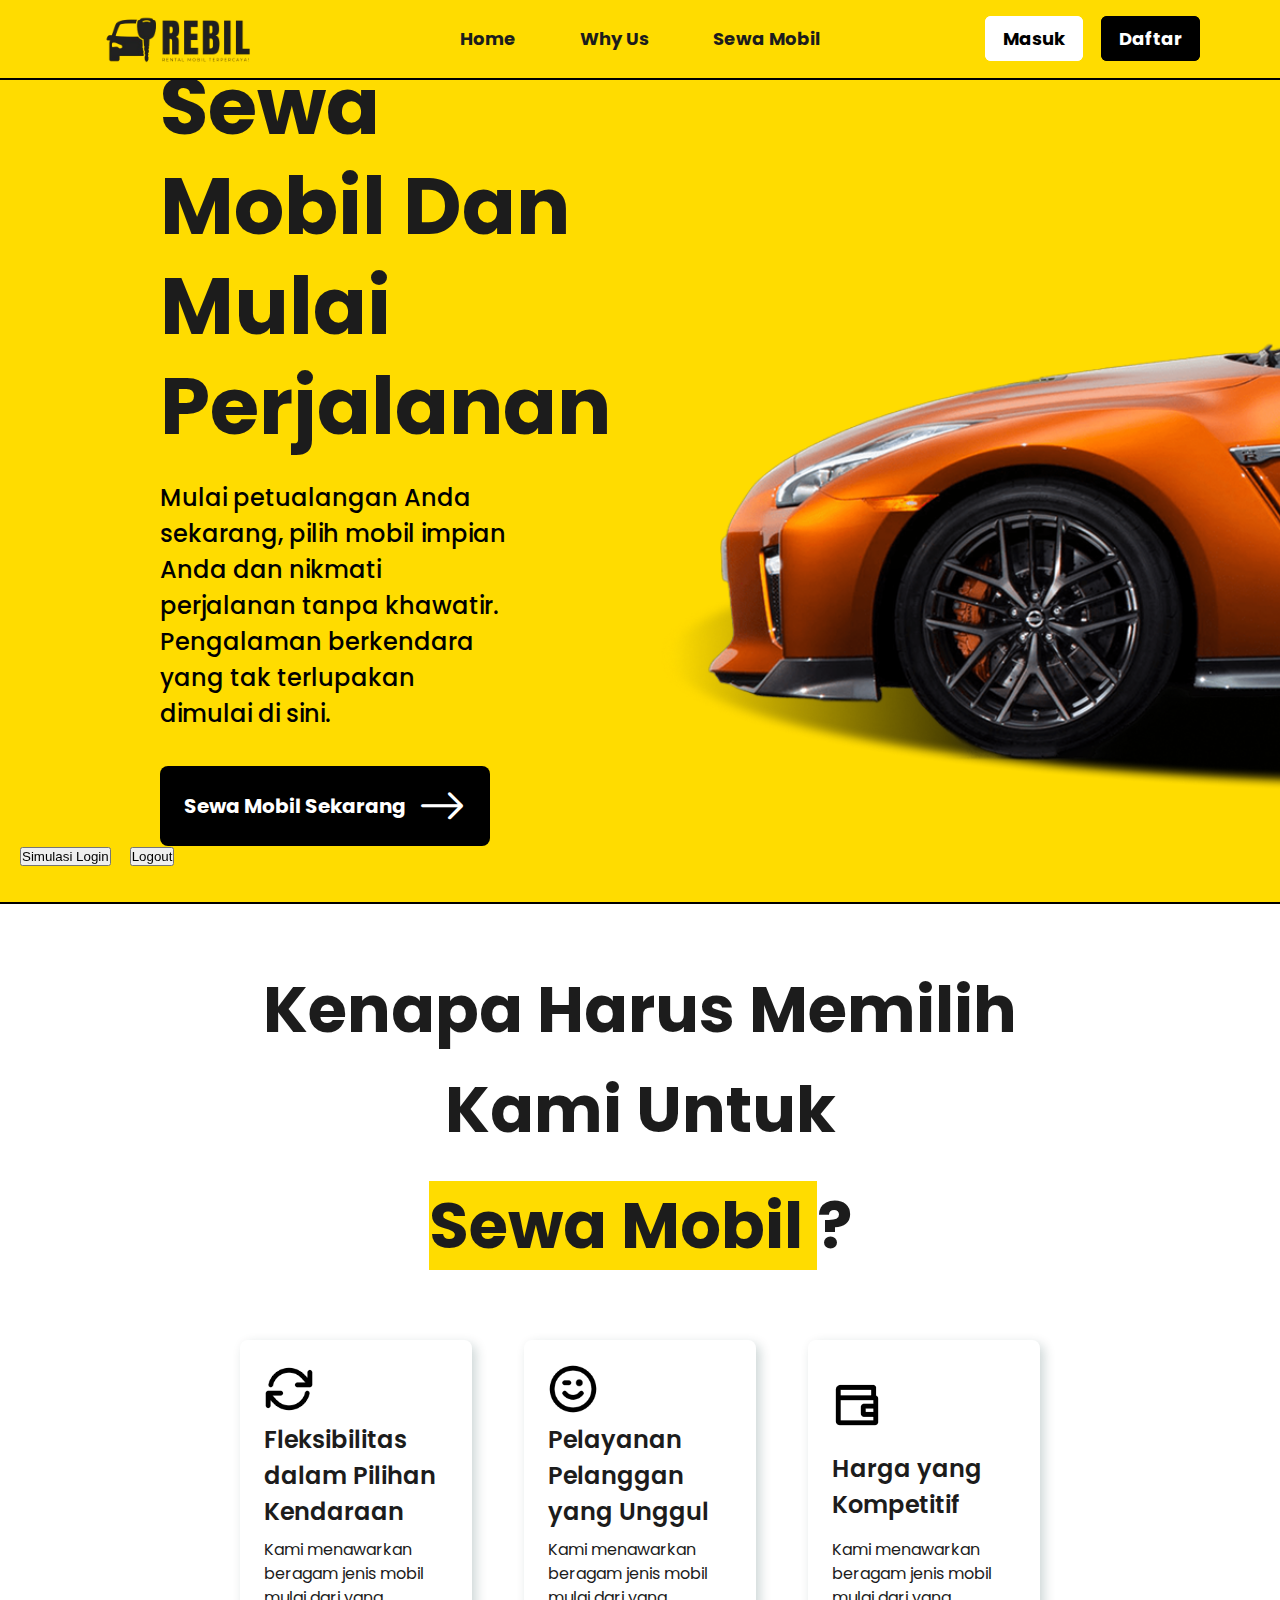
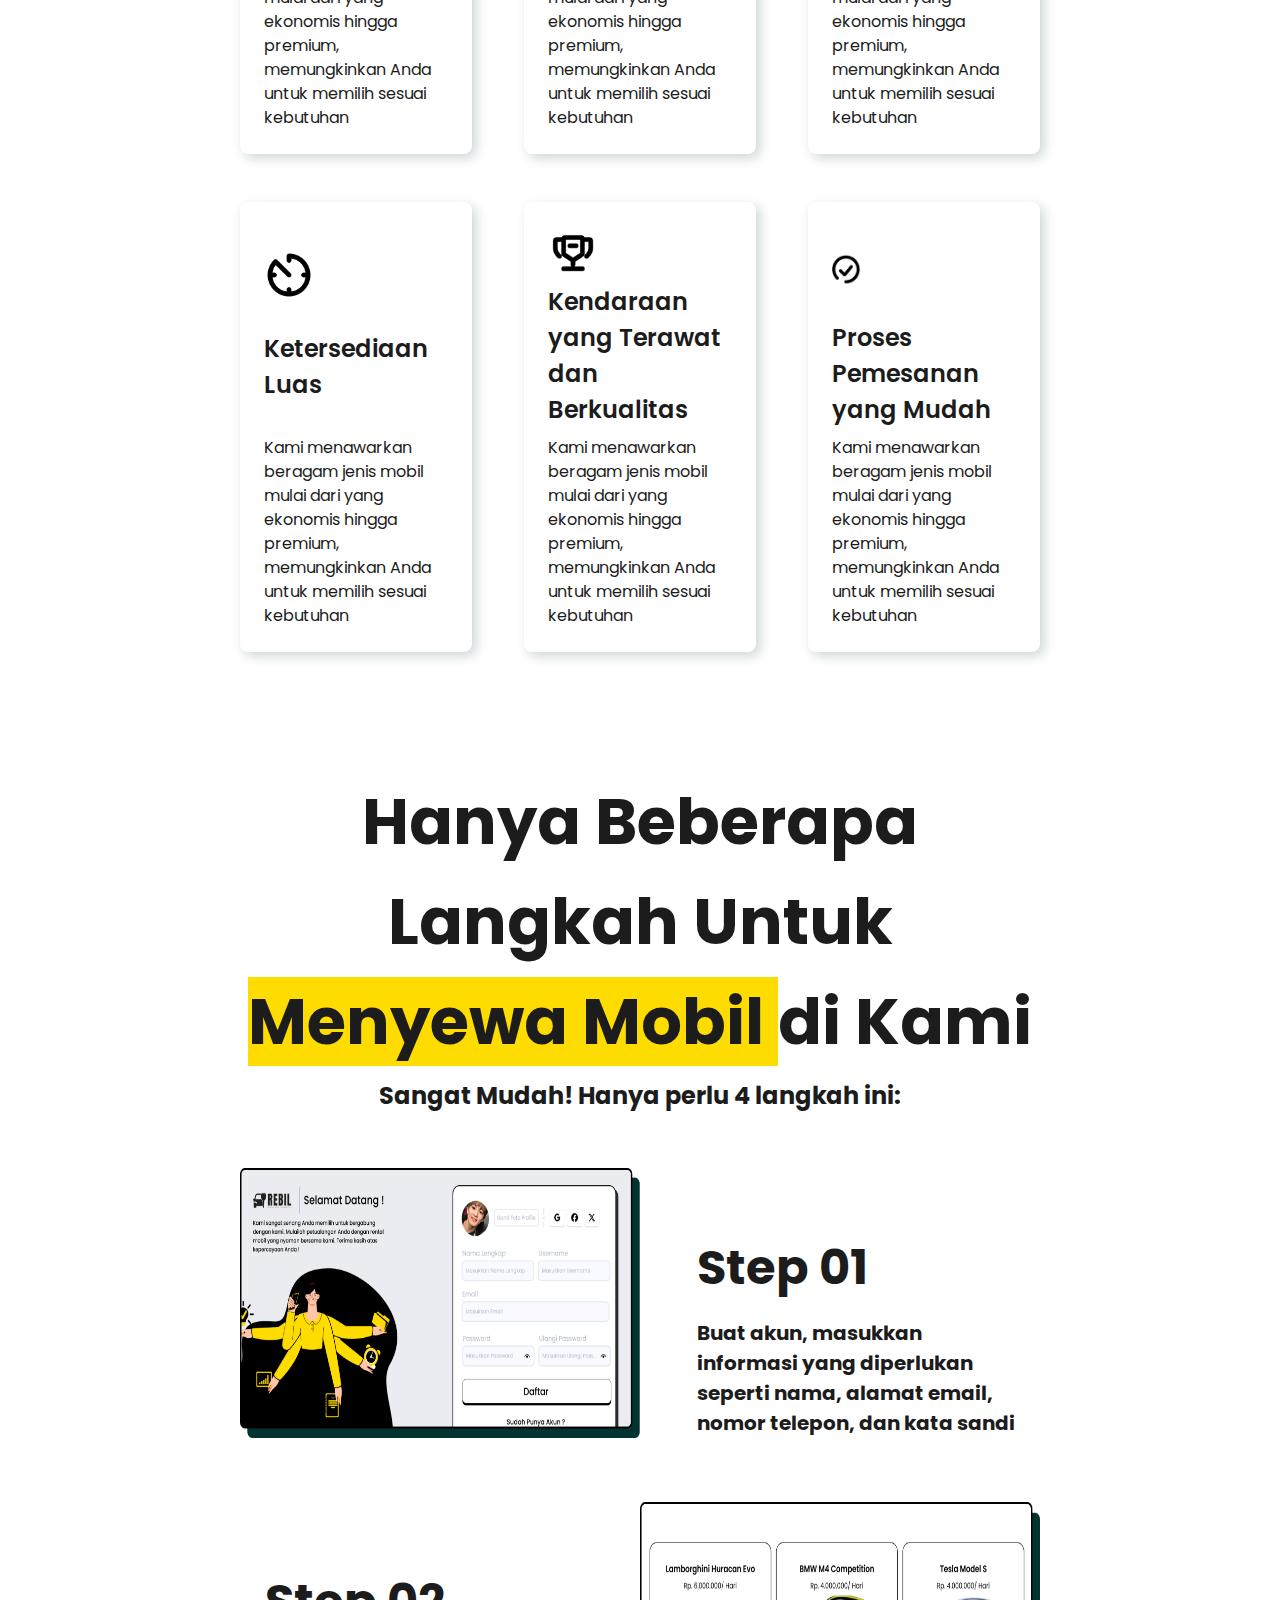
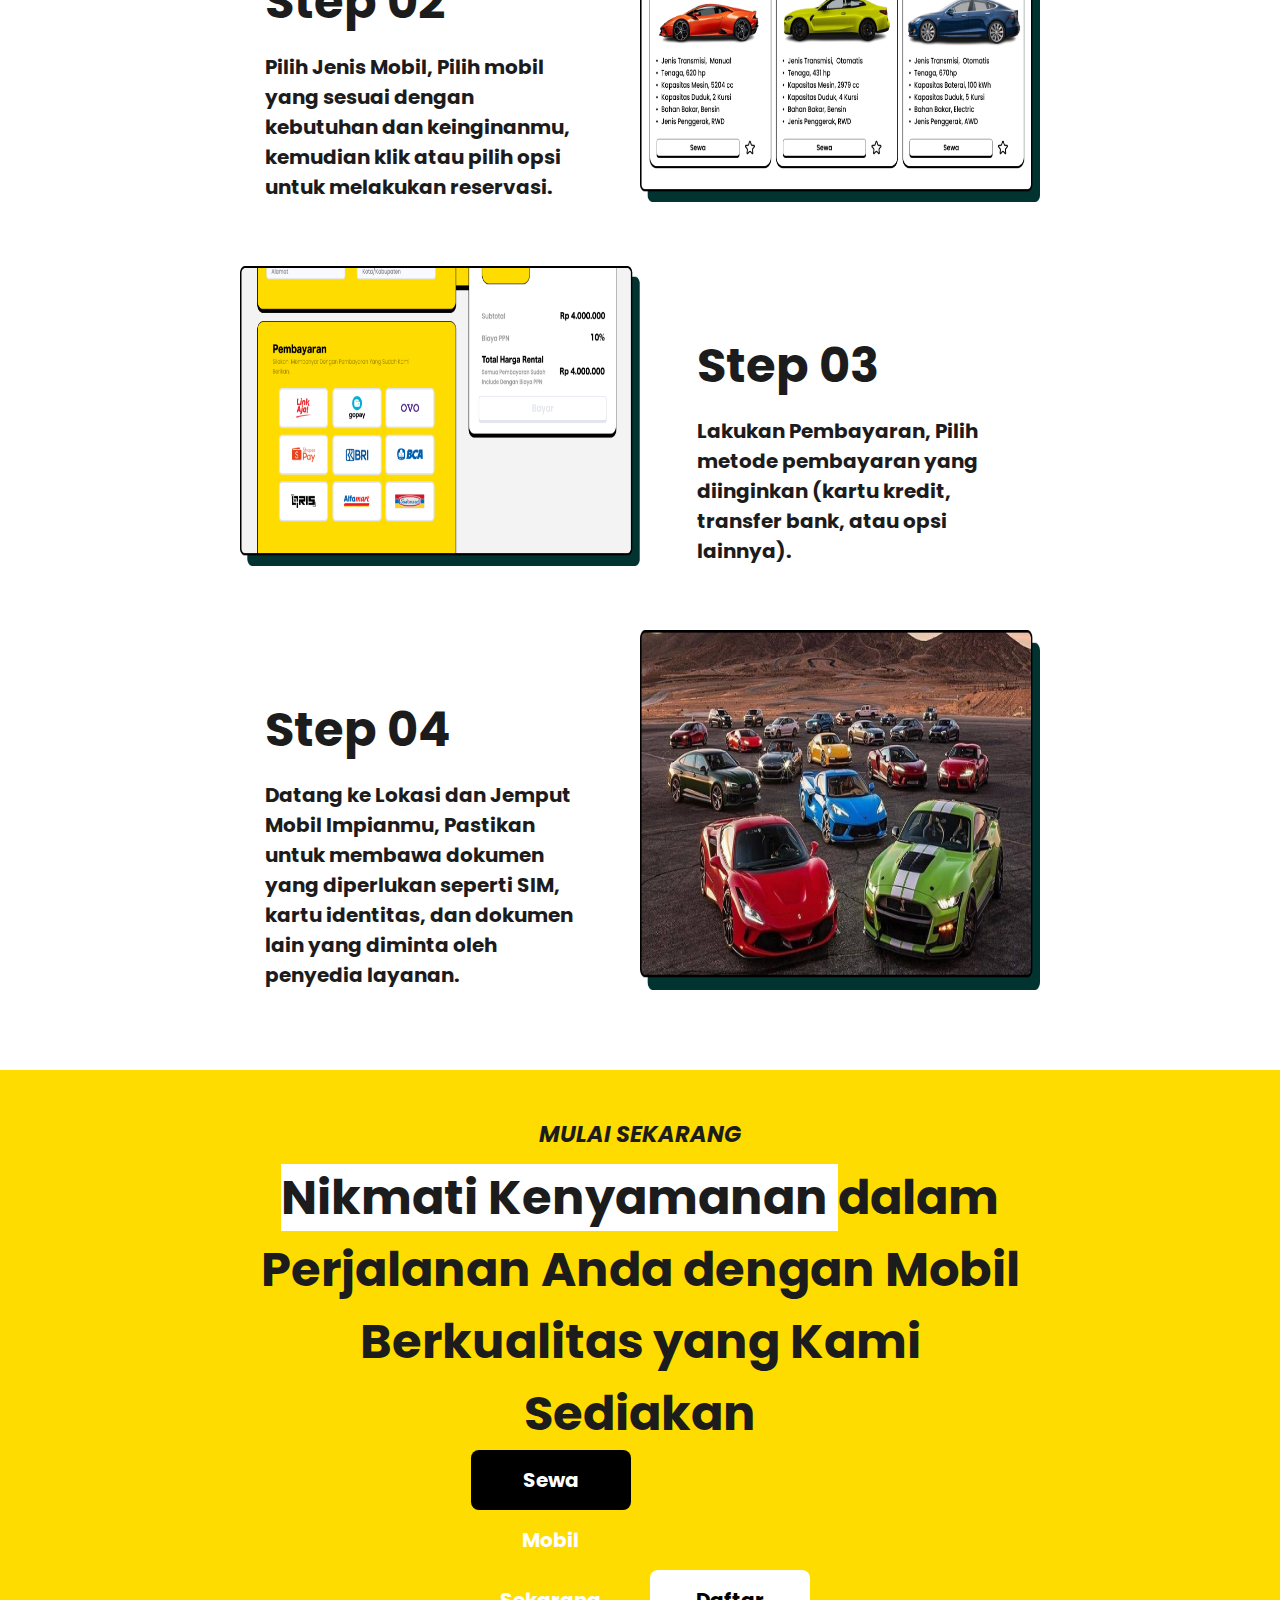
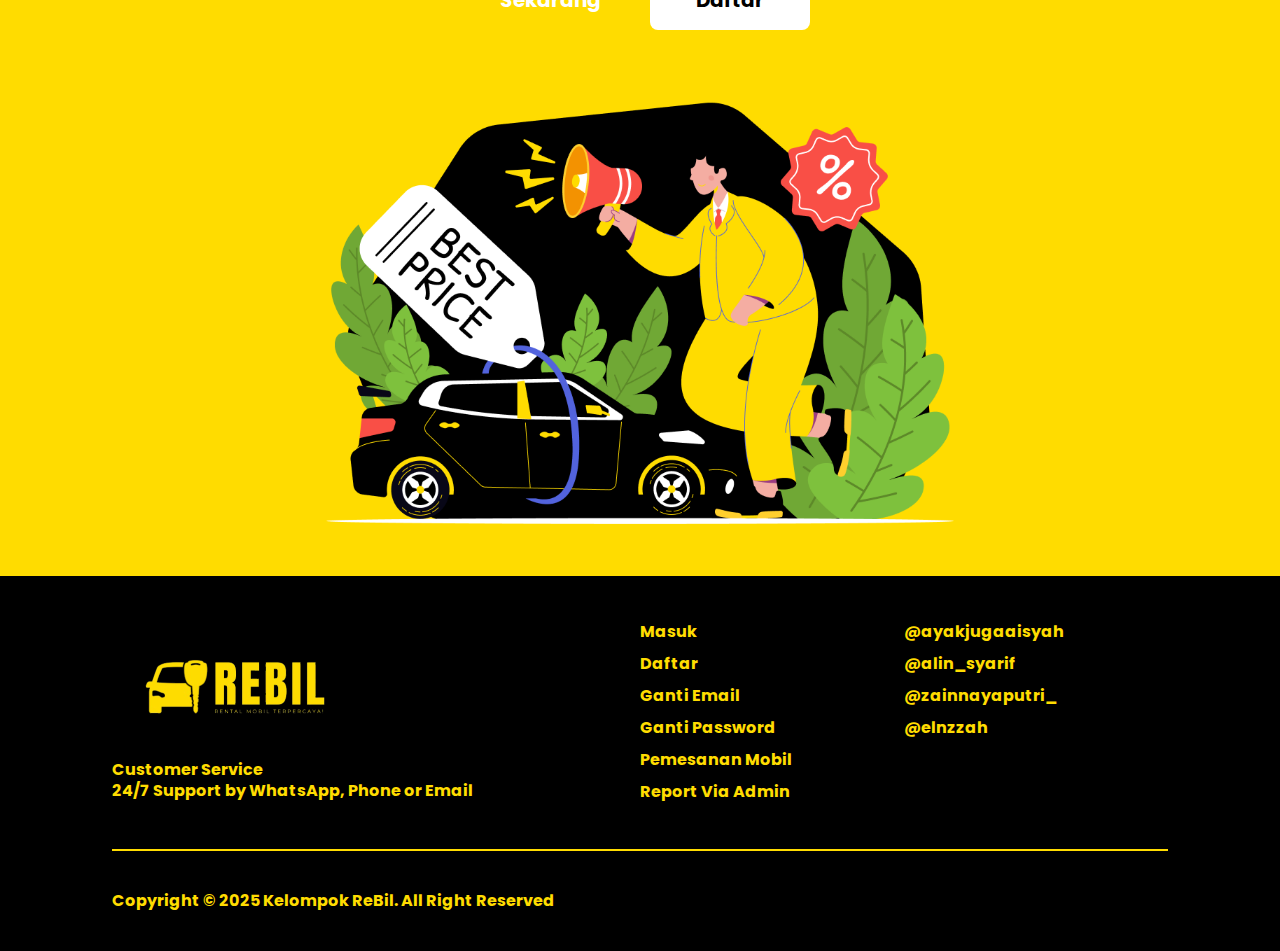
<file: index.html>
<!DOCTYPE html>
<html lang="id">
<head>
    <meta charset="UTF-8">
    <meta name="viewport" content="width=device-width, initial-scale=1.0">
    <title>Home - ReBil</title>
    <link rel="stylesheet" href="style.css">
    <link rel="stylesheet" href="https://cdn.jsdelivr.net/npm/bootstrap-icons@1.10.5/font/bootstrap-icons.css">
    <link href="https://fonts.googleapis.com/css2?family=Poppins&display=swap" rel="stylesheet">
</head>
<body>
    <!-- header -->
    <div class="header">
        <div class="header-left">
            <a href="index.html">
                <img src="assets\logo\Logo_Rebil_black.png" class="logo">
            </a>
        </div>
        <div class="header-middle">
            <nav>
                <ul id="header-middle-menu">
                    <li><a href="index.html">Home</a></li>
                    <li><a href="#why-us">Why Us</a></li>
                    <li><a href="sewa-mobil.html">Sewa Mobil</a></li>
                </ul>
            </nav>
        </div>
        <div class="header-right">
            <nav>
                <ul id="header-right-login">
                    <li><a href="login.html" class="btn-login">Masuk</a></li>
                    <li><a href="signup.html" class="btn-signup">Daftar</a></li>
                </ul>
            </nav>
        </div>
    </div>
    <div class="landing-page">
        <div class="landing-page-content">
            <div class="landing-page-title">
                <h3>Sewa Mobil Dan 
                    <br>Mulai Perjalanan</h3>
            </div>
            <div class="landing-page-desc">
                <h6>Mulai petualangan Anda sekarang, pilih mobil impian Anda dan nikmati perjalanan tanpa khawatir. 
                    <br>Pengalaman berkendara yang tak terlupakan dimulai di sini.</h6>
            </div>
            <div class="landing-page-btn">
                <a href="sewa-mobil.html" class="btn-sewa">
                    Sewa Mobil Sekarang <i class="bi bi-arrow-right"></i>
                </a>
            </div>
        </div>
        <div class="landing-page-img">
            <img src="assets\vector\Picture_01.png" class="car-img">
        </div>
    </div>
    <div class="why-us" id="why-us">
        <div class="why-us-title">
            <h1>Kenapa Harus Memilih Kami Untuk</h1>
            <h1><span style="background-color: #FFDC00;">Sewa Mobil </span>?</h1>
        </div>
        <div class="why-us-content">
            <div class="why-us-box">
                <img src="assets/icon/refresh-cw-02.png" class="box-img">
                <h6>Fleksibilitas dalam Pilihan Kendaraan</h6>
                <p>Kami menawarkan beragam jenis mobil mulai dari yang ekonomis hingga premium, memungkinkan Anda untuk memilih sesuai kebutuhan</p>
            </div>
            <div class="why-us-box">
                <img src="assets/icon/face-wink.png" class="box-img">
                <h6>Pelayanan Pelanggan yang Unggul</h6>
                <p>Kami menawarkan beragam jenis mobil mulai dari yang ekonomis hingga premium, memungkinkan Anda untuk memilih sesuai kebutuhan</p>
            </div>
            <div class="why-us-box">
                <img src="assets/icon/Wallet.png" class="box-img">
                <h6>Harga yang <br>Kompetitif</h6>
                <p>Kami menawarkan beragam jenis mobil mulai dari yang ekonomis hingga premium, memungkinkan Anda untuk memilih sesuai kebutuhan</p>
            </div>
        </div>
        <div class="why-us-content">
            <div class="why-us-box">
                <img src="assets/icon/Time_progress.png" class="box-img">
                <h6>Ketersediaan <br>Luas</h6>
                <p>Kami menawarkan beragam jenis mobil mulai dari yang ekonomis hingga premium, memungkinkan Anda untuk memilih sesuai kebutuhan</p>
            </div>
            <div class="why-us-box">
                <img src="assets/icon/Trophy.png" class="box-img">
                <h6>Kendaraan yang Terawat dan Berkualitas</h6>
                <p>Kami menawarkan beragam jenis mobil mulai dari yang ekonomis hingga premium, memungkinkan Anda untuk memilih sesuai kebutuhan</p>
            </div>
            <div class="why-us-box">
                <img src="assets/icon/check_ring_round.png" class="box-img">
                <h6>Proses Pemesanan yang Mudah</h6>
                <p>Kami menawarkan beragam jenis mobil mulai dari yang ekonomis hingga premium, memungkinkan Anda untuk memilih sesuai kebutuhan</p>
            </div>
        </div>
    </div>
    <div class="tutorial">
        <div class="tutorial-title">
            <h1>Hanya Beberapa Langkah Untuk</h1>
            <h1><span style="background-color: #FFDC00;">Menyewa Mobil </span>di Kami</h1>
            <h6>Sangat Mudah! Hanya perlu 4 langkah ini:</h6>
        </div>
        <div class="tutorial-content">
            <img src="assets/step/Step_01.png" class="tutorial-content-step">
            <div class="tutorial-content-text">
                <h3 class="tutorial-content-text-title"> Step 01</h3>
                <p>Buat akun, masukkan informasi yang diperlukan seperti nama, alamat email, nomor telepon, dan kata sandi</p>
            </div>
        </div>
        <div class="tutorial-content">
            <div class="tutorial-content-text">
                <h3 class="tutorial-content-text-title"> Step 02</h3>
                <p>Pilih Jenis Mobil, Pilih mobil yang sesuai dengan kebutuhan dan keinginanmu, kemudian klik atau pilih opsi untuk melakukan reservasi.</p>
            </div>
            <img src="assets/step/Step_02.png" class="tutorial-content-step">
        </div>
        <div class="tutorial-content">
            <img src="assets/step/Step_03.png" class="tutorial-content-step">
            <div class="tutorial-content-text">
                <h3 class="tutorial-content-text-title"> Step 03</h3>
                <p>Lakukan Pembayaran, Pilih metode pembayaran yang diinginkan (kartu kredit, transfer bank, atau opsi lainnya).</p>
            </div>
        </div>
        <div class="tutorial-content">
            <div class="tutorial-content-text">
                <h3 class="tutorial-content-text-title"> Step 04</h3>
                <p>Datang ke Lokasi dan Jemput Mobil Impianmu,  Pastikan untuk membawa dokumen yang diperlukan seperti SIM, kartu identitas, dan dokumen lain yang diminta oleh penyedia layanan.</p>
            </div>
            <img src="assets/step/Step_04.png" class="tutorial-content-step">
        </div>
    </div>
    <div class="start-now">
        <div class="start-now-title">
            <h6>MULAI SEKARANG</h6>
            <h1><span style="background-color: #fff;">Nikmati Kenyamanan </span>dalam</h1>
            <h1>Perjalanan Anda dengan Mobil</h1>
            <h1>Berkualitas yang Kami Sediakan</h1>
        </div>
        <div class="start-now-button">
            <a href="sewa-mobil.html" class="btn-start-now-sewa">Sewa Mobil Sekarang</a>
            <a href="signup.html" class="btn-start-now-signup">Daftar</a>
        </div>
        <div class="start-now-img">
            <img src="assets/vector\Picture_02.png" class="img-start-now">
        </div>
    </div>

    <!-- footer -->
    <div class="footer">
        <div class="footer-content">
            <div class="footer-company">
                <img src="assets\logo\Logo_Rebil_yellow.png" class="footer-logo">
                <p>Customer Service</p>
                <p>24/7 Support by WhatsApp, Phone or Email</p>
            </div>
            <div class="footer-features">
                <a href="login.html">Masuk</a>
                <a href="signup.html">Daftar</a>
                <a href="">Ganti Email</a>
                <a href="">Ganti Password</a>
                <a href="">Pemesanan Mobil</a>
                <a href="">Report Via Admin</a>
            </div>
            <div class="footer-developer">
                <a href="https://instagram.com/ayakjugaisyah/" target="_blank">@ayakjugaaisyah</a>
                <a href="https://instagram.com/alin_syariff/" target="_blank">@alin_syarif</a>
                <a href="https://instagram.com/zainnayaputri_/" target="_blank">@zainnayaputri_</a>
                <a href="https://instagram.com/elnzzah/" target="_blank">@elnzzah</a>
            </div>
        </div>
        <div class="footer-copyright">
            <p>Copyright © 2025 Kelompok ReBil. All Right Reserved</p>
        </div>
    </div>

    <!-- Scroll to top -->
    <button id="scrollToTopBtn">
        <i class="bi bi-arrow-up"></i>
    </button>

    <!-- Simulasi Login/Logout (testing button) -->
    <div style="position: fixed; bottom: 20px; left: 20px; z-index: 999;">
        <button onclick="localStorage.setItem('isLoggedIn', 'true'); location.reload();">Simulasi Login</button>
        <button onclick="localStorage.setItem('isLoggedIn', 'false'); location.reload();">Logout</button>
    </div>

    <!-- FILE JS -->
    <script src="js/script.js"></script>
</body>
</html>
</file>
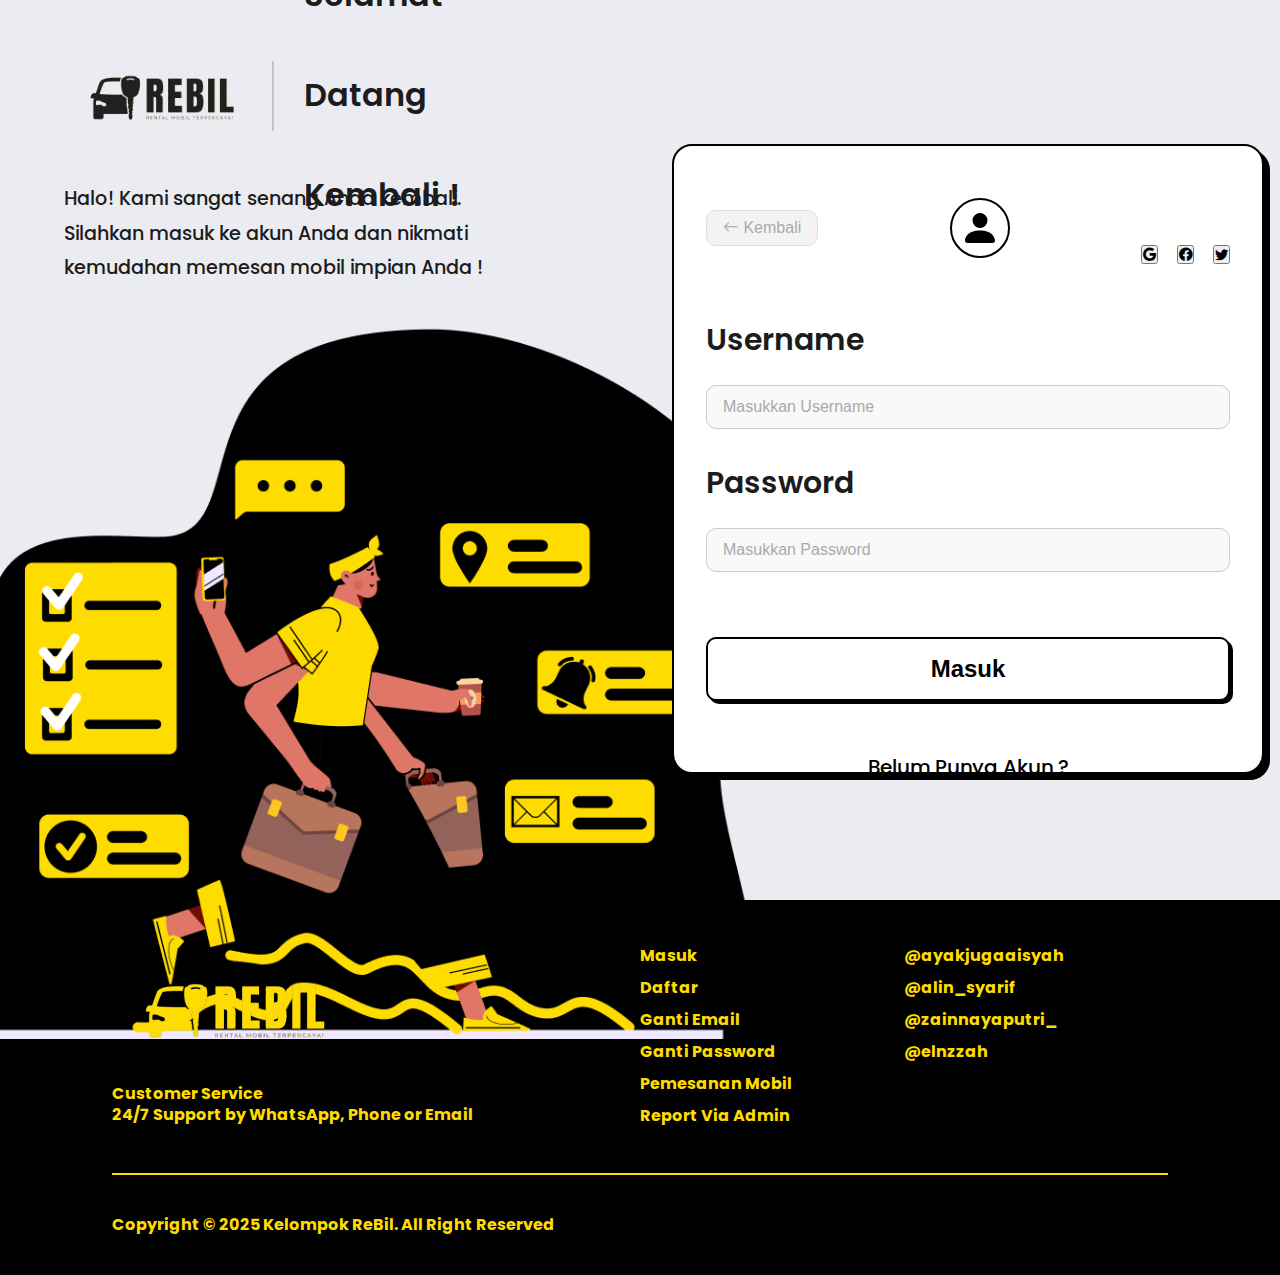
<file: login.html>
<!DOCTYPE html>
<html lang="id">
<head>
    <meta charset="UTF-8">
    <meta http-equiv="X-UA-Compatible" content="IE=edge">
    <meta name="viewport" content="width=device-width, initial-scale=1.0">
    <title>Sewa Mobil - ReBil</title>
    <link rel="stylesheet" href="style.css">
    <link rel="stylesheet" href="https://cdn.jsdelivr.net/npm/bootstrap-icons@1.10.5/font/bootstrap-icons.css">
    <link href="https://fonts.googleapis.com/css2?family=Poppins&display=swap" rel="stylesheet">
</head>
<body>
    <div class="login">
        <div class="login-desc">
            <div class="login-desc-title">
                <div class="logo-container">
                    <a href="index.html">
                        <img src="assets\logo\Logo_Rebil_black.png" class="login-desc-title-logo">
                    </a>
                </div>
                <p>Selamat Datang Kembali !</p>
            </div>
            <div class="login-desc-sub">
                <p>
                    Halo! 
                    Kami sangat senang Anda kembali. 
                    Silahkan masuk ke akun Anda dan nikmati kemudahan memesan mobil impian Anda !
                </p>
            </div>
            <img src="assets/vector/Picture_04.png" class="login-desc-sub-vec">
        </div>
        <div class="login-box">
            <form class="login-box-form">
                <!-- Bagian Atas: Back + Photo + Social -->
                <div class="login-social">
                    <button type="button" class="back-button">
                        <a href="signup.html">
                            <i class="bi bi-arrow-left"></i>
                            Kembali
                        </a>
                    </button>

                    <div class="profile-photo">
                        <img src="assets/icon/person-fill.svg" alt="Photo">
                    </div>

                    <div class="social-icons">
                        <button type="button" class="google"><i class="bi bi-google"></i></button>
                        <button type="button" class="facebook"><i class="bi bi-facebook"></i></button>
                        <button type="button" class="x"><i class="bi bi-twitter"></i></button>
                    </div>
                </div>

                <!-- Form Isian -->
                <div class="form-fields">
                    <div class="input-group full-width">
                        <label>Username</label>
                        <input type="text" placeholder="Masukkan Username">
                    </div>

                    <div class="input-group full-width">
                        <label>Password</label>
                        <input type="password" placeholder="Masukkan Password">
                    </div>
                </div>

                <!-- Tombol Masuk -->
                <div class="login-button">
                    <button type="submit">Masuk</button>
                </div>

                <!-- Footer -->
                <div class="login-footer">
                    <a href="signup.html">Belum Punya Akun ?</a>
                </div>
            </form>
        </div>
    </div>

    <!-- footer -->
    <div class="footer">
        <div class="footer-content">
            <div class="footer-company">
                <img src="assets\logo\Logo_Rebil_yellow.png" class="footer-logo">
                <p>Customer Service</p>
                <p>24/7 Support by WhatsApp, Phone or Email</p>
            </div>
            <div class="footer-features">
                <a href="login.html">Masuk</a>
                <a href="signup.html">Daftar</a>
                <a href="">Ganti Email</a>
                <a href="">Ganti Password</a>
                <a href="">Pemesanan Mobil</a>
                <a href="">Report Via Admin</a>
            </div>
            <div class="footer-developer">
                <a href="https://instagram.com/ayakjugaisyah/" target="_blank">@ayakjugaaisyah</a>
                <a href="https://instagram.com/alin_syariff/" target="_blank">@alin_syarif</a>
                <a href="https://instagram.com/zainnayaputri_/" target="_blank">@zainnayaputri_</a>
                <a href="https://instagram.com/elnzzah/" target="_blank">@elnzzah</a>
            </div>
        </div>
        <div class="footer-copyright">
            <p>Copyright © 2025 Kelompok ReBil. All Right Reserved</p>
        </div>
    </div>

    <!-- FILE JS -->
    <script src="js/script.js"></script>
</body>
</html>
</file>
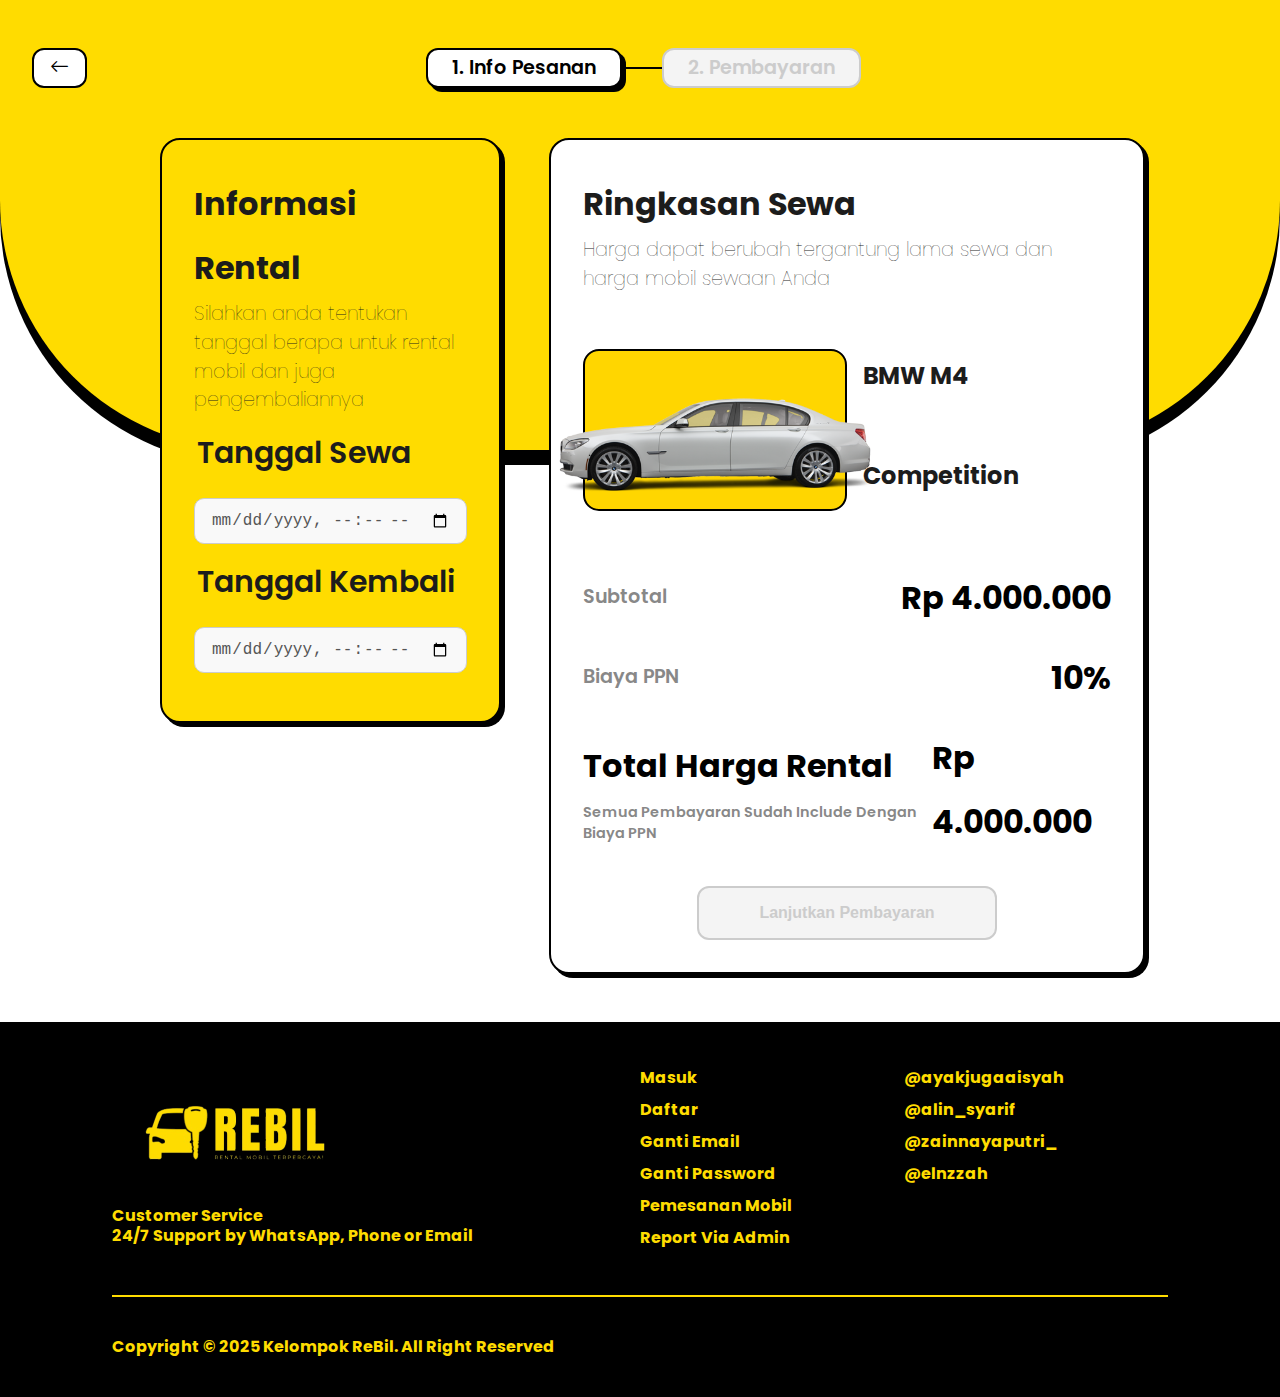
<file: pesanan.html>
<!DOCTYPE html>
<html lang="id">
<head>
    <meta charset="UTF-8">
    <meta http-equiv="X-UA-Compatible" content="IE=edge">
    <meta name="viewport" content="width=device-width, initial-scale=1.0">
    <title>Sewa Mobil - ReBil</title>
    <link rel="stylesheet" href="style.css">
    <link rel="stylesheet" href="https://cdn.jsdelivr.net/npm/bootstrap-icons@1.10.5/font/bootstrap-icons.css">
    <link href="https://fonts.googleapis.com/css2?family=Poppins&display=swap" rel="stylesheet">
</head>
<body>
    <!-- pesanan -->
    <div class="pesanan-bg">
        <div class="pesanan-header">
            <div class="pesanan-back">
                <button onclick="window.history.back()" class="back-button">
                <i class="bi bi-arrow-left"></i>
                </button>
            </div>
            <div class="pesanan-status">
                <div class="step step-active" id="step1">
                    <p id="check-mark">1. Info Pesanan</p>
                    <i class="bi bi-check-circle-fill hidden" id="step-check"></i>
                </div>
                <div class="step-line"></div>
                <div class="step step-inactive" id="step2">
                    <p>2. Pembayaran</p>
                </div>
            </div>
        </div>
    </div>

    <div class="pesanan-content">
        <!-- STEP 1 -->
        <div class="pesanan-info " id="pesananInfo">
            <div class="pesanan-title">
                <h1>Informasi Rental</h1>
                <p>Silahkan anda tentukan tanggal berapa untuk rental mobil dan juga pengembaliannya</p>
            </div>
            <form class="form-pesanan">
                <div class="input-group">
                    <label>Tanggal Sewa</label>
                    <input type="datetime-local" placeholder="Tanggal Sewa">
                </div>
                <div class="input-group">
                    <label>Tanggal Kembali</label>
                    <input type="datetime-local" placeholder="Tanggal Kembali">
                </div>
            </form>
        </div>

        <!-- STEP 2 -->
        <div class="pembayaran-content hidden" id="pembayaranContent">
            <div class="pesanan-info">
                <div class="pesanan-title">
                    <h1>Pembayaran</h1>
                    <p>Silakan Membayar Dengan Pembayaran Yang Sudah Kami Berikan.</p>
                </div>
                <div class="payment-options">
                    <img src="assets/icon/gopay.png" alt="Gopay" class="payment-option" />
                    <img src="assets/icon/ovo.png" alt="OVO" class="payment-option" />
                    <img src="assets/icon/shopeepay.png" alt="ShopeePay" class="payment-option" />
                </div>
            </div>
        </div>

        <div class="pesanan-detail">
            <div class="pesanan-title">
                <h1>Ringkasan Sewa</h1>
                <p>Harga dapat berubah tergantung lama sewa dan harga mobil sewaan Anda</p>
            </div>
            <div class="pesanan-mobil">
                <div class="mobil-box">
                    <img src="assets/car/car_bmw.png" class="mobil-pesan">
                </div>
                <h1>BMW M4 Competition</h1>
            </div>
            <div class="pesanan-price">
                <div class="pesanan-sub">
                    <p>Subtotal</p>
                    <h1>Rp 4.000.000</h1>
                </div>
                <div class="pesanan-sub">
                    <p>Biaya PPN</p>
                    <h1>10%</h1>
                </div>
                <div class="pesanan-sub">
                    <div class="pesanan-tot">
                        <h1>Total Harga Rental</h1>
                        <p>Semua Pembayaran Sudah Include Dengan Biaya PPN</p>
                    </div>
                    <h1>Rp 4.000.000</h1>
                </div>
            </div>
            <div class="pesanan-btn">
                <button id="lanjutBtn" disabled>Lanjutkan Pembayaran</button>
                <button id="bayarBtn" class="hidden" disabled>Bayar</button>
            </div>
        </div>
    </div>

    <!-- footer -->
    <div class="footer">
        <div class="footer-content">
            <div class="footer-company">
                <img src="assets\logo\Logo_Rebil_yellow.png" class="footer-logo">
                <p>Customer Service</p>
                <p>24/7 Support by WhatsApp, Phone or Email</p>
            </div>
            <div class="footer-features">
                <a href="login.html">Masuk</a>
                <a href="signup.html">Daftar</a>
                <a href="">Ganti Email</a>
                <a href="">Ganti Password</a>
                <a href="">Pemesanan Mobil</a>
                <a href="">Report Via Admin</a>
            </div>
            <div class="footer-developer">
                <a href="https://instagram.com/ayakjugaisyah/" target="_blank">@ayakjugaaisyah</a>
                <a href="https://instagram.com/alin_syariff/" target="_blank">@alin_syarif</a>
                <a href="https://instagram.com/zainnayaputri_/" target="_blank">@zainnayaputri_</a>
                <a href="https://instagram.com/elnzzah/" target="_blank">@elnzzah</a>
            </div>
        </div>
        <div class="footer-copyright">
            <p>Copyright © 2025 Kelompok ReBil. All Right Reserved</p>
        </div>
    </div>

    <!-- Scroll to top -->
    <button id="scrollToTopBtn">
        <i class="bi bi-arrow-up"></i>
    </button>

    <!-- FILE JS -->
    <script src="js/script.js"></script>
</body>
</html>
</file>
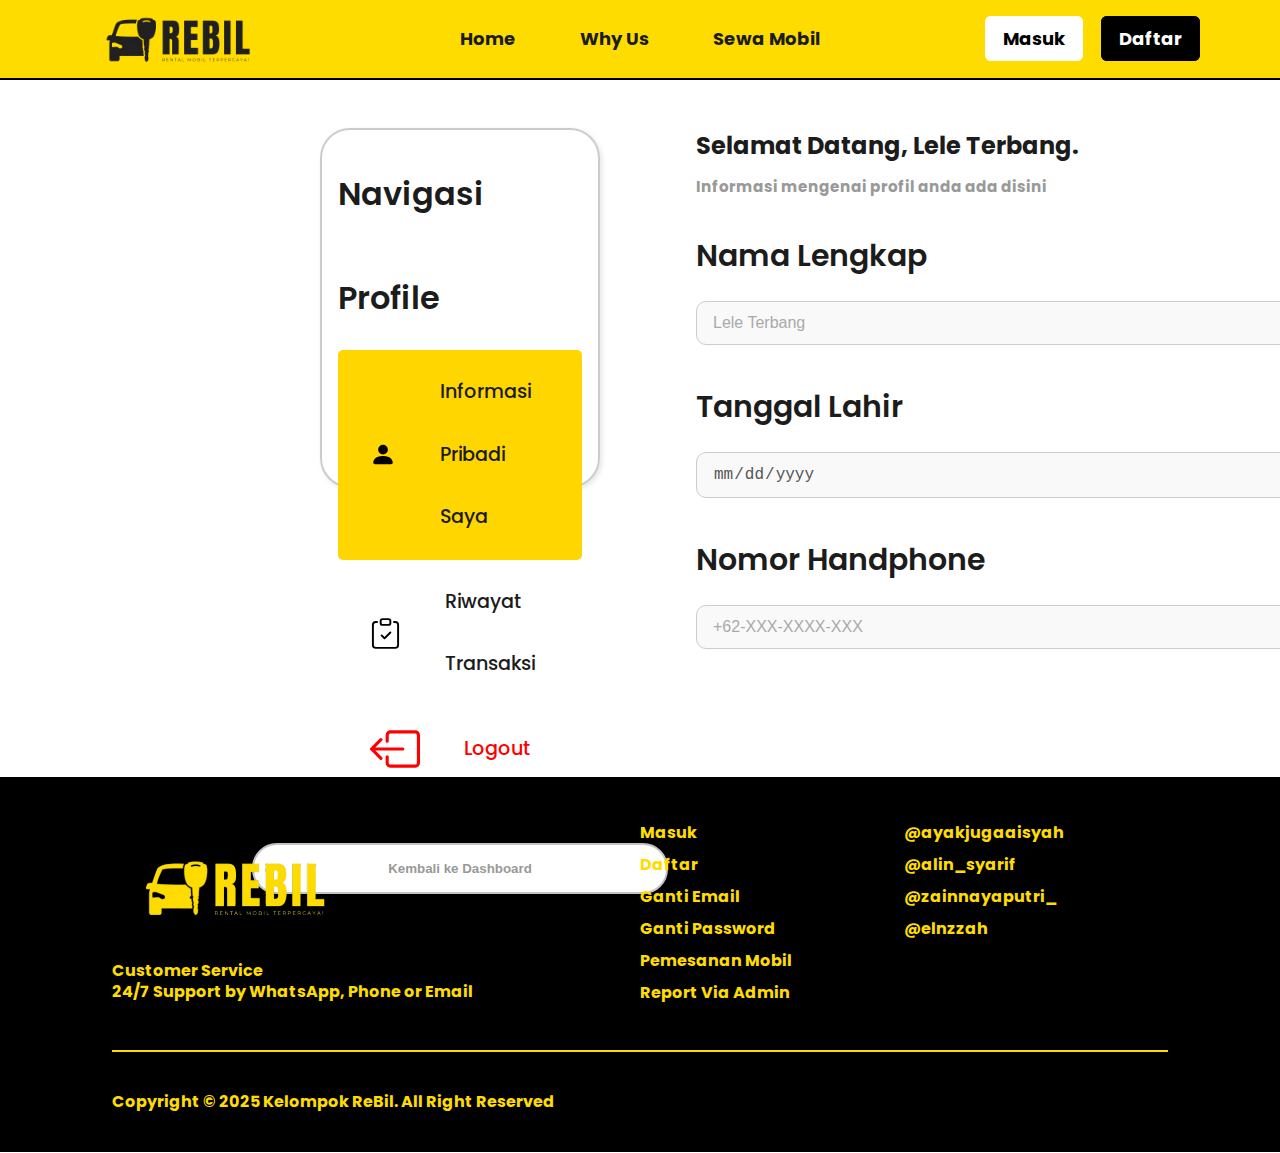
<file: profile.html>
<!DOCTYPE html>
<html lang="id">
<head>
    <meta charset="UTF-8">
    <meta name="viewport" content="width=device-width, initial-scale=1.0">
    <title>Home - ReBil</title>
    <link rel="stylesheet" href="style.css">
    <link rel="stylesheet" href="https://cdn.jsdelivr.net/npm/bootstrap-icons@1.10.5/font/bootstrap-icons.css">
    <link href="https://fonts.googleapis.com/css2?family=Poppins&display=swap" rel="stylesheet">
</head>
<body>
    <!-- header -->
    <div class="header">
        <div class="header-left">
            <a href="index.html">
                <img src="assets\logo\Logo_Rebil_black.png" class="logo">
            </a>
        </div>
        <div class="header-middle">
            <nav>
                <ul id="header-middle-menu">
                    <li><a href="index.html">Home</a></li>
                    <li><a href="#why-us">Why Us</a></li>
                    <li><a href="sewa-mobil.html">Sewa Mobil</a></li>
                </ul>
            </nav>
        </div>
        <div class="header-right">
            <nav>
                <ul id="header-right-login">
                    <li><a href="login.html" class="btn-login">Masuk</a></li>
                    <li><a href="signup.html" class="btn-signup">Daftar</a></li>
                </ul>
            </nav>
        </div>
    </div>

    <div class="profile-content">
        <div class="nav-profiles">
            <div class="nav-box">
                <p>Navigasi Profile</p>
                <div class="nav-profile">
                    <div class="nav-inner active">
                        <img src="assets/icon/person-fill.svg">
                        <p>Informasi Pribadi Saya</p>
                    </div>
                </div>
                <div class="nav-transaksi">
                    <div class="nav-inner">
                        <img src="assets/icon/clipboard-check.svg">
                        <p>Riwayat Transaksi</p>
                    </div>
                </div>
                <div class="nav-logout">
                    <div class="nav-inner" onclick="localStorage.setItem('isLoggedIn', 'false'); window.location.href = '../index.html';">
                        <img src="assets/icon/box-arrow-left.svg">
                        <p>Logout</p>
                    </div>
                </div>
            </div>

            <div class="nav-back-btn">
                <div class="nav-btn">
                    <button onclick="localStorage.setItem('isLoggedIn', 'true'); window.location.href = '../index.html';">
                        Kembali ke Dashboard
                    </button>
                </div>
            </div>
        </div>

        <div class="nav-detail">
            <div class="profile-prib">
                <div class="profile-title">
                    <h1>Selamat Datang, Lele Terbang.</h1>
                    <p>Informasi mengenai profil anda ada disini</p>
                </div>
                <form class="form-profile">
                    <div class="input-group">
                        <label>Nama Lengkap</label>
                        <input type="text" placeholder="Lele Terbang">
                    </div>
                    <div class="input-group">
                        <label>Tanggal Lahir</label>
                        <input type="date" placeholder="11/01/2004">
                    </div>
                    <div class="input-group">
                        <label>Nomor Handphone</label>
                        <input type="number" placeholder="+62-XXX-XXXX-XXX">
                    </div>
                </form>
            </div>

            <div class="riwayat-transaksi" hidden>
                <div class="profile-title">
                    <h1>Semua Transaksi Pembelian Kamu Ada Disini !</h1>
                    <p>Semua transaksi kamu</p>
                </div>
                <div class="box-riwayat">
                    <div class="riwayat-car">
                        <h2>BMW M4 Competition</h2>
                    </div>
                    <div class="riwayat-tgl">
                        <p class="riwayat-tgl-sewa">
                            <span class="riwayat-label">Tanggal Sewa:</span>
                            <span class="riwayat-value">mm/dd/yyyy</span>
                        </p>
                        <p class="riwayat-tgl-kembali">
                            <span class="riwayat-label">Tanggal Kembali:</span>
                            <span class="riwayat-value">mm/dd/yyyy</span>
                        </p>
                    </div>
                </div>
            </div>
        </div>
    </div>

    <!-- footer -->
    <div class="footer">
        <div class="footer-content">
            <div class="footer-company">
                <img src="assets\logo\Logo_Rebil_yellow.png" class="footer-logo">
                <p>Customer Service</p>
                <p>24/7 Support by WhatsApp, Phone or Email</p>
            </div>
            <div class="footer-features">
                <a href="login.html">Masuk</a>
                <a href="signup.html">Daftar</a>
                <a href="">Ganti Email</a>
                <a href="">Ganti Password</a>
                <a href="">Pemesanan Mobil</a>
                <a href="">Report Via Admin</a>
            </div>
            <div class="footer-developer">
                <a href="https://instagram.com/ayakjugaisyah/" target="_blank">@ayakjugaaisyah</a>
                <a href="https://instagram.com/alin_syariff/" target="_blank">@alin_syarif</a>
                <a href="https://instagram.com/zainnayaputri_/" target="_blank">@zainnayaputri_</a>
                <a href="https://instagram.com/elnzzah/" target="_blank">@elnzzah</a>
            </div>
        </div>
        <div class="footer-copyright">
            <p>Copyright © 2025 Kelompok ReBil. All Right Reserved</p>
        </div>
    </div>

    <!-- Scroll to top -->
    <button id="scrollToTopBtn">
        <i class="bi bi-arrow-up"></i>
    </button>

    <!-- FILE JS -->
    <script src="js/script.js"></script>
</body>
</html>
</file>
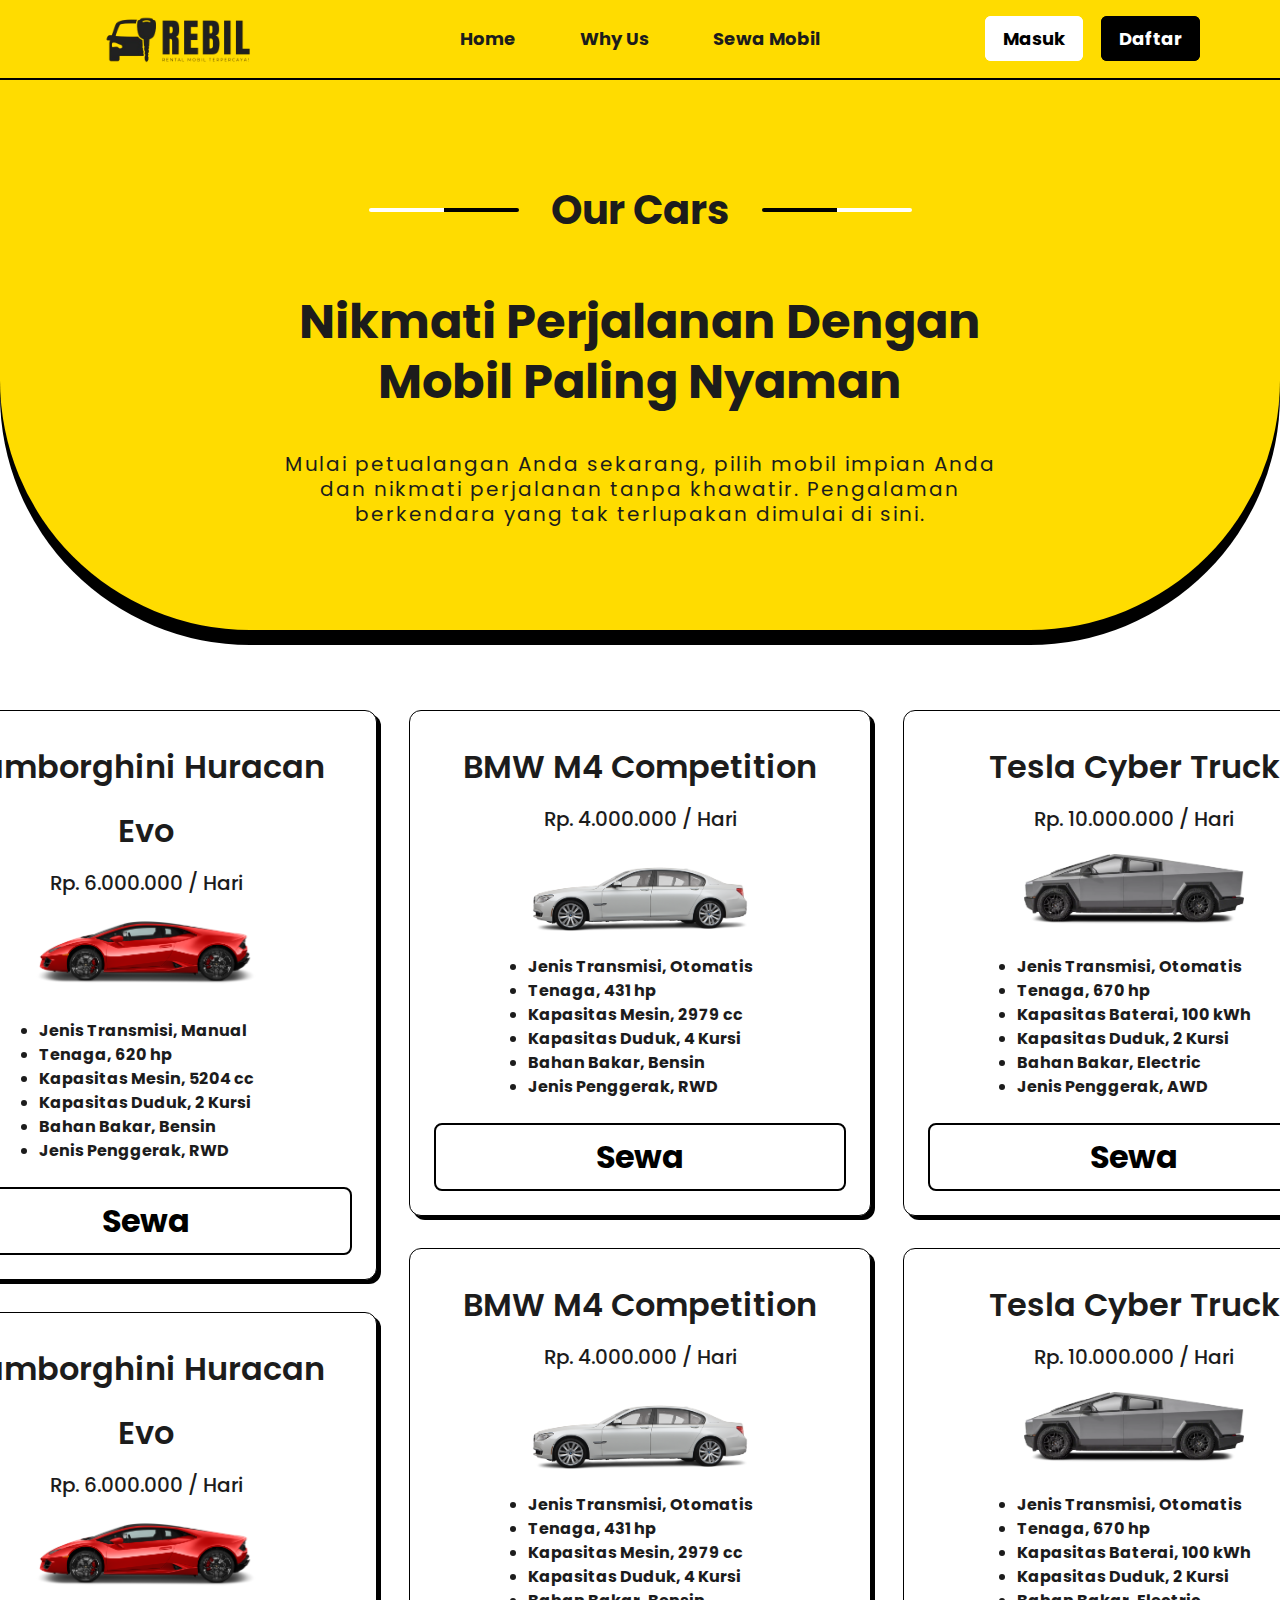
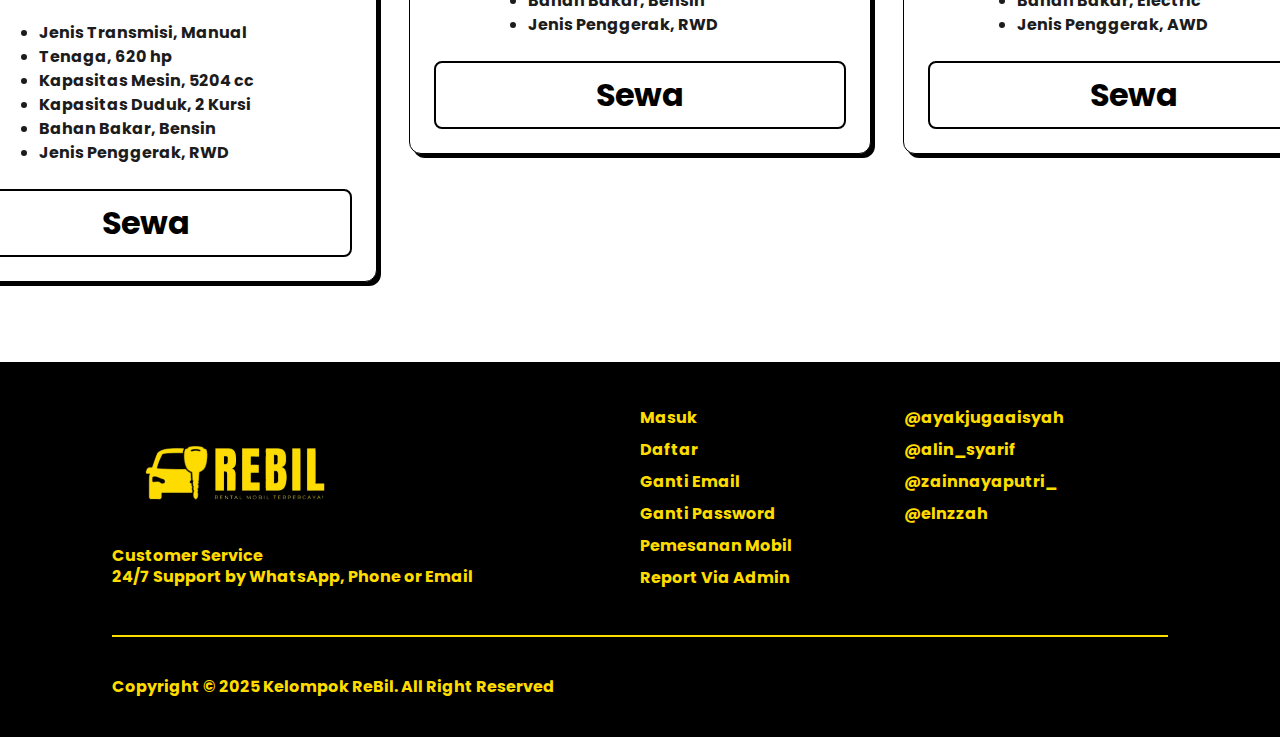
<file: sewa-mobil.html>
<!DOCTYPE html>
<html lang="id">
<head>
    <meta charset="UTF-8">
    <meta http-equiv="X-UA-Compatible" content="IE=edge">
    <meta name="viewport" content="width=device-width, initial-scale=1.0">
    <title>Sewa Mobil - ReBil</title>
    <link rel="stylesheet" href="style.css">
    <link rel="stylesheet" href="https://cdn.jsdelivr.net/npm/bootstrap-icons@1.10.5/font/bootstrap-icons.css">
    <link href="https://fonts.googleapis.com/css2?family=Poppins&display=swap" rel="stylesheet">
</head>
<body>
    <!-- header -->
    <div class="header">
        <div class="header-left">
            <a href="index.html">
                <img src="assets\logo\Logo_Rebil_black.png" class="logo">
            </a>
        </div>
        <div class="header-middle">
            <nav>
                <ul id="header-middle-menu">
                    <li><a href="index.html">Home</a></li>
                    <li><a href="index.html#why-us">Why Us</a></li>
                    <li><a href="sewa-mobil.html">Sewa Mobil</a></li>
                </ul>
            </nav>
        </div>
        <div class="header-right">
            <nav>
                <ul id="header-right-login">
                    <li><a href="login.html" class="btn-login">Masuk</a></li>
                    <li><a href="signup.html" class="btn-signup">Daftar</a></li>
                </ul>
            </nav>
        </div>
    </div>
    <div class="sewa-main">
        <div class="sewa-main-title">
            <div class="section-title">
                <h2>Our Cars</h2>
            </div>
            <h1>Nikmati Perjalanan Dengan</h1>
            <h1>Mobil Paling Nyaman</h1>
        </div>
        <div class="sewa-main-desc">
            <p>Mulai petualangan Anda sekarang, pilih mobil impian Anda
                <br>dan nikmati perjalanan tanpa khawatir. Pengalaman
                <br>berkendara yang tak terlupakan dimulai di sini.
            </p>
        </div>
    </div>
    
    <div class="sewa-list">
        <div class="sewa-list-column">
            <div class="sewa-list-box">
                <h6>Lamborghini Huracan Evo</h6>
                <p>Rp. 6.000.000 / Hari</p>
                <img src="assets/car/car_lamborghini.png" class="sewa-list-car">
                <ul class="sewa-list-desc">
                    <li>Jenis Transmisi, Manual</li>
                    <li>Tenaga, 620 hp</li>
                    <li>Kapasitas Mesin, 5204 cc</li>
                    <li>Kapasitas Duduk, 2 Kursi</li>
                    <li>Bahan Bakar, Bensin</li>
                    <li>Jenis Penggerak, RWD</li>
                </ul>
                <div class="sewa-list-button">
                    <a href="desc-mobil.html">Sewa</a>
                </div>
            </div>
            <div class="sewa-list-box">
                <h6>Lamborghini Huracan Evo</h6>
                <p>Rp. 6.000.000 / Hari</p>
                <img src="assets/car/car_lamborghini.png" class="sewa-list-car">
                <ul class="sewa-list-desc">
                    <li>Jenis Transmisi, Manual</li>
                    <li>Tenaga, 620 hp</li>
                    <li>Kapasitas Mesin, 5204 cc</li>
                    <li>Kapasitas Duduk, 2 Kursi</li>
                    <li>Bahan Bakar, Bensin</li>
                    <li>Jenis Penggerak, RWD</li>
                </ul>
                <div class="sewa-list-button">
                    <a href="desc-mobil.html">Sewa</a>
                </div>
            </div>
        </div>
        <div class="sewa-list-column">
            <div class="sewa-list-box">
                <h6>BMW M4 Competition</h6>
                <p>Rp. 4.000.000 / Hari</p>
                <img src="assets/car/car_bmw.png" class="sewa-list-car">
                <ul class="sewa-list-desc">
                    <li>Jenis Transmisi, Otomatis</li>
                    <li>Tenaga, 431 hp</li>
                    <li>Kapasitas Mesin, 2979 cc</li>
                    <li>Kapasitas Duduk, 4 Kursi</li>
                    <li>Bahan Bakar, Bensin</li>
                    <li>Jenis Penggerak, RWD</li>
                </ul>
                <div class="sewa-list-button">
                    <a href="desc-mobil.html">Sewa</a>
                </div>
            </div>
            <div class="sewa-list-box">
                <h6>BMW M4 Competition</h6>
                <p>Rp. 4.000.000 / Hari</p>
                <img src="assets/car/car_bmw.png" class="sewa-list-car">
                <ul class="sewa-list-desc">
                    <li>Jenis Transmisi, Otomatis</li>
                    <li>Tenaga, 431 hp</li>
                    <li>Kapasitas Mesin, 2979 cc</li>
                    <li>Kapasitas Duduk, 4 Kursi</li>
                    <li>Bahan Bakar, Bensin</li>
                    <li>Jenis Penggerak, RWD</li>
                </ul>
                <div class="sewa-list-button">
                    <a href="desc-mobil.html">Sewa</a>
                </div>
            </div>
        </div>
        <div class="sewa-list-column">
            <div class="sewa-list-box">
                <h6>Tesla Cyber Truck</h6>
                <p>Rp. 10.000.000 / Hari</p>
                <img src="assets/car/car_tesla.png" class="sewa-list-car">
                <ul class="sewa-list-desc">
                    <li>Jenis Transmisi, Otomatis</li>
                    <li>Tenaga, 670 hp</li>
                    <li>Kapasitas Baterai, 100 kWh</li>
                    <li>Kapasitas Duduk, 2 Kursi</li>
                    <li>Bahan Bakar, Electric</li>
                    <li>Jenis Penggerak, AWD</li>
                </ul>
                <div class="sewa-list-button">
                    <a href="desc-mobil.html">Sewa</a>
                </div>
            </div>
            <div class="sewa-list-box">
                <h6>Tesla Cyber Truck</h6>
                <p>Rp. 10.000.000 / Hari</p>
                <img src="assets/car/car_tesla.png" class="sewa-list-car">
                <ul class="sewa-list-desc">
                    <li>Jenis Transmisi, Otomatis</li>
                    <li>Tenaga, 670 hp</li>
                    <li>Kapasitas Baterai, 100 kWh</li>
                    <li>Kapasitas Duduk, 2 Kursi</li>
                    <li>Bahan Bakar, Electric</li>
                    <li>Jenis Penggerak, AWD</li>
                </ul>
                <div class="sewa-list-button">
                    <a href="desc-mobil.html">Sewa</a>
                </div>
            </div>
        </div>
    </div>

    <!-- footer -->
    <div class="footer">
        <div class="footer-content">
            <div class="footer-company">
                <img src="assets\logo\Logo_Rebil_yellow.png" class="footer-logo">
                <p>Customer Service</p>
                <p>24/7 Support by WhatsApp, Phone or Email</p>
            </div>
            <div class="footer-features">
                <a href="login.html">Masuk</a>
                <a href="signup.html">Daftar</a>
                <a href="">Ganti Email</a>
                <a href="">Ganti Password</a>
                <a href="">Pemesanan Mobil</a>
                <a href="">Report Via Admin</a>
            </div>
            <div class="footer-developer">
                <a href="https://instagram.com/ayakjugaisyah/" target="_blank">@ayakjugaaisyah</a>
                <a href="https://instagram.com/alin_syariff/" target="_blank">@alin_syarif</a>
                <a href="https://instagram.com/zainnayaputri_/" target="_blank">@zainnayaputri_</a>
                <a href="https://instagram.com/elnzzah/" target="_blank">@elnzzah</a>
            </div>
        </div>
        <div class="footer-copyright">
            <p>Copyright © 2025 Kelompok ReBil. All Right Reserved</p>
        </div>
    </div>

    <!-- Scroll to top -->
    <button id="scrollToTopBtn">
        <i class="bi bi-arrow-up"></i>
    </button>

    <!-- FILE JS -->
    <script src="js/script.js"></script>
</body>
</html>
</file>
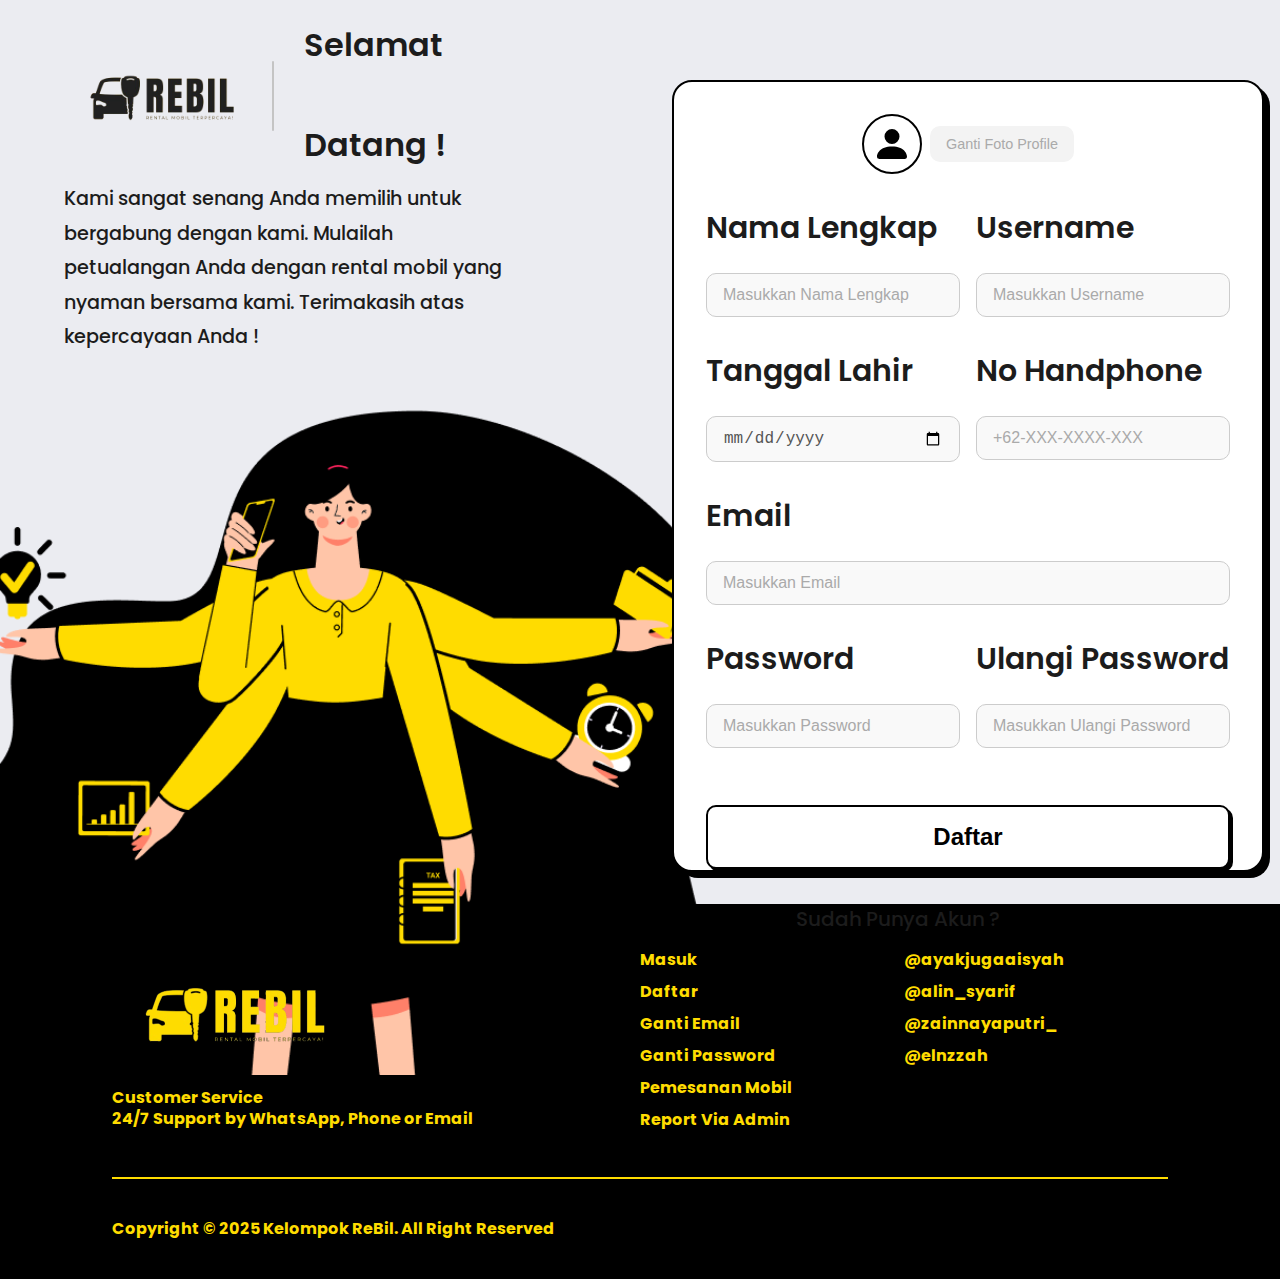
<file: signup.html>
<!DOCTYPE html>
<html lang="id">
<head>
    <meta charset="UTF-8">
    <meta http-equiv="X-UA-Compatible" content="IE=edge">
    <meta name="viewport" content="width=device-width, initial-scale=1.0">
    <title>Sewa Mobil - ReBil</title>
    <link rel="stylesheet" href="style.css">
    <link rel="stylesheet" href="https://cdn.jsdelivr.net/npm/bootstrap-icons@1.10.5/font/bootstrap-icons.css">
    <link href="https://fonts.googleapis.com/css2?family=Poppins&display=swap" rel="stylesheet">
</head>
<body>
    <div class="signup">
        <div class="signup-desc">
            <div class="signup-desc-title">
                <div class="logo-container">
                    <a href="index.html">
                        <img src="assets\logo\Logo_Rebil_black.png" class="signup-desc-title-logo">
                    </a>
                </div>
                <p>Selamat Datang !</p>
            </div>
            <div class="signup-desc-sub">
                <p>
                    Kami sangat senang Anda memilih untuk bergabung dengan kami. 
                    Mulailah petualangan Anda dengan rental mobil yang nyaman bersama kami. 
                    Terimakasih atas kepercayaan Anda !
                </p>
            </div>
            <img src="assets/vector/Picture_03.png" class="signup-desc-sub-vec">
        </div>
        <div class="signup-box">
            <form class="signup-box-form">
                <!-- Ganti Foto & Social Media -->
                <div class="signup-social">
                    <div class="profile-photo">
                        <img src="assets/icon/person-fill.svg" alt="Photo">
                    </div>
                    <div class="social-actions">
                        <button type="button" class="profile-button">Ganti Foto Profile</button>
                    </div>
                </div>
                <!-- Form Isian -->
                <div class="form-fields">
                    <div class="input-group">
                        <label>Nama Lengkap</label>
                        <input type="text" placeholder="Masukkan Nama Lengkap">
                    </div>

                    <div class="input-group">
                        <label>Username</label>
                        <input type="text" placeholder="Masukkan Username">
                    </div>

                    <div class="input-group">
                        <label>Tanggal Lahir</label>
                        <input type="date" placeholder="Masukkan Tanggal Lahir">
                    </div>

                    <div class="input-group">
                        <label>No Handphone</label>
                        <input type="number" placeholder="+62-XXX-XXXX-XXX">
                    </div>

                    <div class="input-group full-width">
                        <label>Email</label>
                        <input type="email" placeholder="Masukkan Email">
                    </div>

                    <div class="input-group">
                        <label>Password</label>
                        <input type="password" placeholder="Masukkan Password">
                    </div>

                    <div class="input-group">
                        <label>Ulangi Password</label>
                        <input type="password" placeholder="Masukkan Ulangi Password">
                    </div>
                </div>

                <!-- Tombol Daftar -->
                <div class="signup-button">
                    <button type="submit">Daftar</button>
                </div>

                <!-- Sudah punya akun -->
                <div class="signup-footer">
                    <p>Sudah Punya Akun ?</p>
                    <a href="login.html">Masuk disini</a>
                </div>
            </form>
        </div>
    </div>
    
    <!-- footer -->
    <div class="footer">
        <div class="footer-content">
            <div class="footer-company">
                <img src="assets\logo\Logo_Rebil_yellow.png" class="footer-logo">
                <p>Customer Service</p>
                <p>24/7 Support by WhatsApp, Phone or Email</p>
            </div>
            <div class="footer-features">
                <a href="login.html">Masuk</a>
                <a href="signup.html">Daftar</a>
                <a href="">Ganti Email</a>
                <a href="">Ganti Password</a>
                <a href="">Pemesanan Mobil</a>
                <a href="">Report Via Admin</a>
            </div>
            <div class="footer-developer">
                <a href="https://instagram.com/ayakjugaisyah/" target="_blank">@ayakjugaaisyah</a>
                <a href="https://instagram.com/alin_syariff/" target="_blank">@alin_syarif</a>
                <a href="https://instagram.com/zainnayaputri_/" target="_blank">@zainnayaputri_</a>
                <a href="https://instagram.com/elnzzah/" target="_blank">@elnzzah</a>
            </div>
        </div>
        <div class="footer-copyright">
            <p>Copyright © 2025 Kelompok ReBil. All Right Reserved</p>
        </div>
    </div>

    <!-- FILE JS -->
    <script src="js/script.js"></script>
</body>
</html>
</file>
<file: style.css>
/* Base */
html {
    scroll-behavior: smooth;
}

* {
    margin: 0;
    padding: 0;
    box-sizing: border-box;
}

/* Main */
body {
    background-color: #ffffff;
    color: #1c1c1c;
    font-family: 'Poppins', sans-serif;
    font-weight: 700;
    font-size: 90px;
    line-height: 100px;
    letter-spacing: -3%;
}

/* ===== Header ===== */
.header {
    display: flex;
    justify-content: space-between;
    align-items: center;
    padding: 1rem 5rem;
    border-bottom: 2px solid #000; 
    background-color: #FFDC00;
    position: absolute;
    width: 100%;
    height: 80px;
}

/* Header section styling */
.header-left,
.header-middle,
.header-right {
    display: flex;
    align-items: center;
}

/* Menu list reset & horizontal */
#header-middle-menu {
    list-style: none;
    display: flex;
    gap: 4rem;
    font-size: 20%;
    font-weight: bold;
}

#header-right-login {
    list-style: none;
    display: flex;
    gap: .5rem;
    font-size: large;
    font-weight: bolder;
}

/* Header Left */
.logo {
    width: 200px;
    padding-top: 20px;
}

#header-left {
    max-width: 100%; /* agar responsif */
    height: auto;
    width: auto;
    display: block;
}

.header-middle {
    position: absolute;
    left: 50%;
    transform: translateX(-50%);
}

/* Link styling */
#header-middle-menu li a {
    text-decoration: none;
    color: #1c1c1c;
    transition: color 0.3s;
}

/* Tombol umum */
.btn-login, 
.btn-signup {
    padding: 0.5rem 1rem;
    border-radius: 6px;
    text-decoration: none;
    font-weight: bold;
    transition: background-color 0.3s, color 0.3s;
}

/* Login Button */
.btn-login {
    background-color: #ffffff;
    border: 2px solid #ffffff;
    color: #000000;
}

.btn-login:hover {
    background-color: #000000;
    border: 2px solid #000000;
    color: white;
}

/* Sign Up Button */
.btn-signup {
    background-color: #000000;
    color: #ffffff;
    border: 2px solid #000000;
    margin-left: 10px;
}

.btn-signup:hover {
    background-color: #ffffff;
    border-color: #ffffff;
    color: #000000;
}

/* Landing Page */
.landing-page {
    justify-content: space-between;
    align-items: center;
    background-color: #FFDC00;
    padding: 0 0 0 7rem;
    border-bottom: 2px solid #000; 
    box-sizing: border-box;
    display: flex;
    min-height: 100vh;
}

.landing-page-content {
    width: 80%;
    padding: 3rem;
}

.landing-page-title h3 {
    padding-bottom: 1.5rem;
    font-weight: 700;
    color: #1c1c1c;
    font-size: 5rem;
}

.landing-page-desc h6 {
    padding: 0 100px 0 0; /* padding kanan */
    font-size: 1.5rem;
    color: #000000;
    font-weight: 500;
    white-space: normal; /* Mengatur teks supaya turun dengan baik */
    word-wrap: break-word; /* Membungkus kata panjang */
    line-height: 1.5; /* Supaya ada jarak antar baris */
}

.btn-sewa {
    display: inline-block;
    padding: 0 1.5rem;
    height: 80px;  /* Menetapkan tinggi tetap untuk tombol */
    line-height: 80px;  /* Menjaga teks tetap di tengah vertikal */
    background-color: #000;
    color: #ffffff;
    font-size: 20px;
    text-decoration: none;
    border-radius: 8px;
    transition: background-color 0.3s ease;
}

.btn-sewa:hover {
    background-color: #ffffff;
    color: #000;
}

.btn-sewa i {
    margin-left: 0.5rem;
    font-size: 3rem; /* atur sesuai kebutuhan */
    vertical-align: middle;
}

.landing-page-img {
    display: flex;
    justify-content: flex-end;
    align-items: center;
    flex: 1;
}

.car-img {
    padding-top: 10rem;
    width: 1000px;
    height: auto;
}

/* Why Us */
/* ===== Why Us ===== */
.why-us {
    width: 100%;
    background-color: #ffffff;
    padding: 3.5rem 15rem;
    box-sizing: border-box;
    min-height: 100vh;
}

/* Title Styling */
.why-us-title {
    text-align: center;
    margin-bottom: 4rem;
}

.why-us-title h1 {
    font-weight: 700;
    color: #1c1c1c;
    margin-bottom: 1rem;
    font-size: 4rem;
}

/* Why Us Content (Flexbox untuk 3 kolom dan 2 baris) */
.why-us-content {
    padding-bottom: 3rem;
    display: flex;
    flex-wrap: wrap;
    gap: 0.5rem;
    justify-content: space-between;
}

/* Each box in Why Us Content */
.why-us-box {
    background-color: #ffffff;
    width: calc(30% - 0.5rem); /* 3 kolom */
    padding: 1.5rem;
    border-radius: 8px;
    box-shadow: 4px 4px 12px rgba(1, 51, 48, 0.2); /* Shadow ke kanan bawah */
    transition: box-shadow 0.3s ease;
    display: flex;
    flex-direction: column; 
    justify-content: space-between;
}

.why-us-box:hover {
    box-shadow: 6px 6px 20px rgba(1, 51, 48, 0.3); /* Shadow lebih tajam saat hover */
}

.box-img {
    width: 50px; /* Agar lebar mengikuti container */
    flex: 1 1 30%; /* Flex 1/3 untuk gambar */
    border-radius: 8px;
    object-fit: contain; /* Menjaga gambar tetap utuh dan tidak terpotong */
}

/* Styling untuk h6 (judul di dalam box) */
.why-us-box h6 {
    font-size: 1.5rem;
    font-weight: 600;
    color: #1c1c1c;
    margin-bottom: 0.5rem;
    margin-top: 0.5rem;
    line-height: 1.5;
    flex: 1 1 30%; /* Flex 1/3 untuk h6 */
}

/* Styling untuk p (deskripsi dalam box) */
.why-us-box p {
    font-size: 1rem;
    font-weight: lighter;
    color: #1c1c1c;
    line-height: 1.5;
    flex: 1 1 30%; /* Flex 1/3 untuk h6 */
}

.tutorial {
    width: 100%;
    background-color: #ffffff;
    padding: 1rem 15rem;
    box-sizing: border-box;
    min-height: 100vh;
}

.tutorial-title {
    text-align: center;
    margin-bottom: 3rem;
}

.tutorial-title h1 {
    font-weight: 700;
    color: #1c1c1c;
    font-size: 4rem;
}

.tutorial-title h6 {
    font-size: 1.5rem;
    line-height: 2; /* Mengurangi jarak antar baris */
}

.tutorial-content {
    padding-bottom: 4rem;
    display: flex;
    gap: 2rem;
    justify-content: space-between;
}

.tutorial-content-step {
    width: 50%;
    transition: box-shadow 0.3s ease;
}

.tutorial-content-step:hover {
    box-shadow: 6px 6px 20px rgba(1, 51, 48, 0.3); /* Shadow lebih tajam saat hover */
}

.tutorial-content-text {
    width: 50%;
    margin: 0 25px 0;
    display: flex;
    flex-direction: column;
}

.tutorial-content-text-title {
    padding-top: 50px;
    font-size: 3rem;
    flex: 1 40%;
}

.tutorial-content-text p {
    font-size: 1.25rem;
    font-weight: bold;
    line-height: 1.5;
    flex: 1 60%;
}

.start-now {
    background-color: #FFDC00;
    width: 100%;
    padding: 1.5rem 15rem;
    box-sizing: border-box;
    min-height: 100vh;
    text-align: center;
}

.start-now-title {
    padding-top: 1.5rem;
    line-height: 1.5;
}

.start-now-title h6 {
    font-size: 25%;
    font-style: italic;
    padding-bottom: 10px;
}

.start-now-title h1 {
    font-size: 3rem;
}

.start-now-btn {
    display: flex;
    flex-direction: row;
    gap: 1rem;
}

.btn-start-now-sewa {
    width: 20%;
    display: inline-block;
    padding: 0 1.5rem;
    height: 60px;  
    line-height: 60px; 
    background-color: #000;
    color: #ffffff;
    font-size: 20px;
    text-decoration: none;
    border-radius: 8px;
    transition: background-color 0.3s ease;
}

.btn-start-now-sewa:hover {
    background-color: #ffffff;
    color: #000;
}

.btn-start-now-signup {
    width: 20%;
    display: inline-block;
    padding: 0 1.5rem;
    height: 60px;  /* Menetapkan tinggi tetap untuk tombol */
    line-height: 60px;  /* Menjaga teks tetap di tengah vertikal */
    background-color: #ffffff;
    color: #000000;
    font-size: 20px;
    text-decoration: none;
    border-radius: 8px;
    transition: background-color 0.3s ease;
}

.btn-start-now-signup:hover {
    background-color: #000000;
    color: #ffffff;
}

.img-start-now {
    padding-top: 2rem;
    width: 700px; 
    display: block; 
    margin: 0 auto; 
}

/* Footer */
.footer {
    background-color: #000;
    padding: 3rem 7rem 0 7rem;
    box-sizing: border-box;
    font-family: 'Poppins', sans-serif;
}

.footer-content {
    display: flex;
    min-height: 25vh;
    justify-content: space-between;
    align-items: flex-start;
    line-height: 1;
}

/* Footer Company (50%) */
.footer-company {
    color: #FFDC00;
    font-size: 1rem;
    padding-bottom: 2rem;
    flex: 1;
    display: flex;
    flex-direction: column;
    gap: 0.3rem;
}

/* Logo in footer */
.footer-logo {
    width: 250px;
    margin-bottom: 0.5rem;
}

/* Footer Features (25%) */
.footer-features {
    flex: 0.5;
    display: flex;
    flex-direction: column; /* Vertikal */
    gap: 1rem;
    text-align: left;
}

/* Footer Developer (25%) */
.footer-developer {
    flex: 0.5;
    display: flex;
    flex-direction: column; /* Vertikal */
    gap: 1rem;
}

/* Styling links in footer */
.footer-features a, .footer-developer a {
    color: #FFDC00;
    text-decoration: none;
    font-size: 1rem;
}

.footer-features a:hover, .footer-developer a:hover {
    color: #ffffff;
}

/* Footer Copyright */
.footer-copyright {
    border-top: 2px solid #FFDC00; 
}

.footer-copyright p {
    font-size: 1rem;
    color: #FFDC00;
}

/* Scroll To Top */
#scrollToTopBtn {
    position: fixed;
    bottom: 40px;
    right: 40px;
    z-index: 99;
    border: none;
    outline: none;
    background-color: white;
    border: 1px solid #ddd;
    color: black;
    cursor: pointer;
    padding: 15px;
    border-radius: 50%;
    box-shadow: 0 4px 8px rgba(0,0,0,0.2);
    transition: opacity 0.5s ease;
    opacity: 0;
    visibility: hidden;
}

#scrollToTopBtn.show {
    opacity: 1;
    visibility: visible;
}

#scrollToTopBtn:hover {
    background-color: #f1f1f1;
}

/* Sewa Mobil */
.sewa-main {
    align-items: center;
    background-color: #FFDC00;
    font-family: 'Poppins', sans-serif;
    box-sizing: border-box;
    display: flex;
    flex-direction: column;
    min-height: 70vh;
    text-align: center;
    border-bottom-left-radius: 250px;
    border-bottom-right-radius: 250px;
    box-shadow: 0 15px 0 0 #000; /* garis hitam lengkung di bawah */
}

.sewa-main-title {
    padding-top: 10rem;
    font-size: 4rem;
}

.sewa-main-title h1 {
    font-size: 3rem;
    line-height: 1.25;
}

.section-title {
  display: flex;
  align-items: center;
  justify-content: center;
  gap: 2rem;
  margin: 0 0 2rem 0;
  position: center;
}

.section-title h2 {
  font-size: 2.5rem;
  font-weight: bold;
  margin: 0;
}

.section-title::before {
  content: '';
  flex: 1;
  height: 4px;
  background: linear-gradient(to left, #000 50%, #ffffff 50%);
  border-radius: 10px;
  max-width: 150px;
}

.section-title::after {
  content: '';
  flex: 1;
  height: 4px;
  background: linear-gradient(to right, #000 50%, #ffffff 50%);
  border-radius: 10px;
  max-width: 150px;
}

.sewa-main-desc {
    padding-top: 2.5rem;
    font-size: 1.25rem;
    line-height: 1.25;
    font-weight: lighter;
    letter-spacing: 0.1em;
}

/* Container Grid */
.sewa-list {
    display: flex;
    justify-content: center;
    gap: 2rem;
    line-height: 2;
    padding-top: 5rem;
    padding-bottom: 5rem;
}

.sewa-list-column {
    display: flex;
    flex-direction: column;
    gap: 2rem;
}

/* Setiap Box Mobil */
.sewa-list-box {
    background-color: #fff;
    border: 1.5px solid #000;
    border-radius: 12px;
    padding: 1.5rem;
    box-shadow: 4px 4px 0 #000;
    display: flex;
    flex-direction: column;
    align-items: center;
    transition: transform 0.2s ease;
    min-height: 500px;
    width: 100%;
}

.sewa-list-box:hover {
    transform: translateY(-4px);
}

/* Judul & Harga */
.sewa-list-box h6 {
    font-size: 2rem;
    font-weight: 600;
    text-align: center;
}

.sewa-list-box p {
    font-size: 1.25rem;
    font-weight: 500;
}

/* Gambar Mobil */
.sewa-list-car {
    width: 100%;
    max-width: 220px;
    height: 100px;
    object-fit: contain;
    margin-bottom: 1rem;
}

/* List Spek Mobil */
.sewa-list-desc {
    text-align: left;
    padding: 0;
    margin: 0 0 1.5rem 0;
    list-style-type: disc;
    font-size: 1rem;
    line-height: 1.5;
}

/* Button dan Ikon */
.sewa-list-button {
    display: flex;
    justify-content: space-between;
    align-items: center;
    width: 100%;
}

.sewa-list-button a {
    border: 2px solid #000;
    border-radius: 8px;
    padding: 0rem 10rem;
    text-decoration: none;
    color: #000;
    transition: background-color 0.2s;
    font-size: 2rem;
}

.sewa-list-button a:hover {
    background-color: #ffe600;
}

/* signup */
.signup {
    background-color: #EBECF1;
    display: flex;
}

/* Bagian Kiri */
.signup-desc {
    padding-top: 2rem;
    width: 40%;
    align-items: center;
    height: 100vh;
}

.signup-desc-title {
    padding-left: 4rem;
    text-align: left;
    width: 100%;
    height: 150px;
    display: flex;
    align-items: center;
}

.logo-container {
    position: relative;
    display: inline-block;
}

.logo-container::after {
    content: "";
    position: absolute;
    right: -10px;
    top: 45%;
    transform: translateY(-50%);
    width: 2.5px;
    height: 70px;
    background-color: #c4c4c4;
    border-radius: 10px;
}

.signup-desc-title-logo {
    width: 200px;
}

.signup-desc-title p {
    font-size: 2rem;
    font-weight: 600;
    padding-left: 2.5rem;
    padding-bottom: 1.5rem;
}

.signup-desc-sub {
    padding-left: 4rem;
    text-align: left;
    width: 100%;
}

.signup-desc-sub p {
    font-weight: 500;
    font-size: 1.2rem;
    line-height: 1.8;
}

.signup-desc-sub-vec {
    margin-top: 50px;
    width: 800px;
}

/* Bagian Kanan */
.signup-box {
    width: 60%;
    background-color: #fff;
    border: 2px solid #000;
    border-radius: 20px;
    box-shadow: 6px 6px 0 #000;
    padding: 2rem;
    margin: 5rem 1rem 2rem 10rem;
    max-width: 850px;
    height: 88vh;
}

.signup-social {
    display: flex;
    justify-content: center;
    align-items: center;
    gap: 0.5rem;
    margin-bottom: 1rem;
}

/* Foto Profil */
.profile-photo {
    display: flex;
    border-radius: 50%;
    border: 2px solid #000;
    width: 60px;
    height: 60px;
    align-items: center;
    justify-content: center;
    cursor: pointer;
}

/* Foto Profil */
.profile-photo img {
    width: 40px;
    height: 40px;
}

/* Social Actions Right Side */
.social-actions {
    display: flex;
    align-items: center;
    gap: 2rem;
}

/* Ganti Foto Button */
.profile-button {
    padding: 0.6rem 1rem;
    border: none;
    border-radius: 10px;
    background-color: #f3f3f3;
    color: #aaa;
    cursor: pointer;
    font-weight: 500;
    font-size: 0.9rem;
}

/* Form Input */
.form-fields {
    display: flex;
    flex-wrap: wrap;
    gap: 1rem;
}

.input-group {
    flex: 1 1 45%;
    display: flex;
    flex-direction: column;
}

.full-width {
    flex: 1 1 100%;
}

.input-group label {
    font-weight: 600;
    font-size: 30px;
    color: #000000;
    line-height: 2.5;
}

.input-group input {
    padding: 1rem 1rem;
    border: none;
    border-radius: 10px;
    background-color: #f3f3f3;
    font-size: 1rem;
    color: #aaa;
    border: 1px solid #e0e0e0;
}

input::placeholder {
    color: #aaa;
}

/* Tombol Daftar */
.signup-button {
    margin-top: 1rem;
}

.signup-button button {
    width: 100%;
    padding: 1rem;
    border: 2px solid #000;
    border-radius: 10px;
    font-weight: bold;
    font-size: 1.5rem;
    background-color: #fff;
    cursor: pointer;
    box-shadow: 3px 3px 0 #000;
    transition: 0.2s;
}

.signup-button button:hover {
    background-color: #ffe600;
}

/* Sudah punya akun */
.signup-footer {
    text-align: center;
    font-weight: 500;
    font-size: 20px;
    display: flex;
    gap: 1rem;
    justify-content: center;
}

.signup-footer a {
    text-decoration: underline;
    color: #000;
}

/* login */
.login {
    background-color: #EBECF1;
    display: flex;
}

/* Bagian Kiri */
.login-desc {
    padding-top: 2rem;
    width: 40%;
    align-items: center;
    height: 100vh;
}

.login-desc-title {
    padding-left: 4rem;
    text-align: left;
    width: 100%;
    height: 150px;
    display: flex;
    align-items: center;
}

.login-desc-title-logo {
    width: 200px;
}

.login-desc-title p {
    font-size: 2rem;
    font-weight: 600;
    padding-left: 2.5rem;
    padding-bottom: 1.5rem;
}

.login-desc-sub {
    padding-left: 4rem;
    text-align: left;
    width: 100%;
}

.login-desc-sub p {
    font-weight: 500;
    font-size: 1.2rem;
    line-height: 1.8;
}

.login-desc-sub-vec {
    margin-top: 35px;
    width: 850px;
}

/* Bagian Kanan */
.login-box {
    width: 60%;
    background-color: #fff;
    border: 2px solid #000;
    border-radius: 20px;
    box-shadow: 6px 6px 0 #000;
    padding: 2rem;
    margin: 9rem 1rem 2rem 10rem;
    max-width: 850px;
    height: 70vh;
}

/* Bagian atas: social */
.login-social {
    display: flex;
    justify-content: space-between;
    align-items: center;
    margin-bottom: 1.5rem;
}

/* Tombol kembali */
.back-button {
    padding: 0.5rem 1rem;
    border: 1px solid #ddd;
    border-radius: 10px;
    background-color: #f3f3f3;
    color: #aaa;
    font-weight: 500;
    font-size: 1rem;
    cursor: pointer;
}

.back-button a {
    text-decoration: none;
    color: #aaa;
}

/* Tombol Masuk */
.login-button {
    margin-top: 1.5rem;
}

.login-button button {
    width: 100%;
    padding: 1rem;
    border: 2px solid #000;
    border-radius: 10px;
    font-weight: bold;
    font-size: 1.5rem;
    background-color: #fff;
    cursor: pointer;
    box-shadow: 3px 3px 0 #000;
    transition: 0.2s;
}

.login-button button:hover {
    background-color: #ffe600;
}

/* Footer */
.login-footer {
    text-align: center;
    margin-top: 1rem;
    font-weight: 500;
    font-size: 20px;
    display: flex;
    gap: 1rem;
    justify-content: center;
}

.login-footer a {
    color: #000;
    text-decoration: underline;
}

/* Container Utama */
.car-desc {
    display: flex;
    gap: 2rem;
    padding: 7rem 2rem 0 2rem;
    flex-wrap: wrap;
    justify-content: center;
}

/* ------------------------ */
/* LEFT SIDE */
/* ------------------------ */

.car-desc-left {
    display: 1 1 50%;
    gap: 2rem;
    flex: 1 1 45%;
    padding-left: 1rem;
    box-sizing: border-box;
    min-width: 300px;
}

/* Main Image Box */
.car-desc-left-main {
    max-width: 100%;
    width: 100%;
    height: 450px;
    border: 2px solid #000;
    border-radius: 20px;
    overflow: hidden;
    background-color: #FFD600;
    display: flex;
    justify-content: center;
    align-items: center;
    padding: 1.5rem;
    box-shadow: 4px 4px 0 #000;
}

.car-desc-left-main img {
    max-width: 100%;
    max-height: 100%;
    object-fit: contain;
}

/* Thumbnails Slider */
.car-desc-left-slide {
    display: flex;
    overflow-x: auto;
    gap: 1rem;
    padding-top: 2rem;
    justify-content: center;
}

.car-slide-item {
    flex: 0 0 auto;
    width: 150px;
    height: 150px;
    border: 2px solid #000;
    border-radius: 15px;
    overflow: hidden;
    background-color: #fff;
    cursor: pointer;
}

.car-slide-item img {
    width: 100%;
    height: 100%;
    object-fit: cover;
    transition: 0.3s;
}

.car-slide-item:hover img {
    transform: scale(1.05);
}

/* ------------------------ */
/* RIGHT SIDE */
/* ------------------------ */

.car-desc-right {
    margin-right: 1rem;
    flex: 1 1 35%;
    background-color: #fff;
    border: 2px solid #000;
    border-radius: 20px;
    padding: 2rem 2rem 0 3.5rem;
    box-shadow: 4px 4px 0 #000;
    gap: 1rem;
    box-sizing: border-box;
    min-width: 300px;
}

/* Title */
.car-desc-right-title h1 {
    font-size: 2rem;
    height: 4rem;
    margin-bottom: 2rem;
}

/* Sub Description */
.car-desc-right-sub p {
    font-size: 1.2rem;
    line-height: 1.5;
}

/* Type Grid */
.car-desc-right-type {
    display: flex;
    flex-direction: column;
    padding-left: 1.5rem;
}

.type-row {
    display: grid;
    grid-template-columns: 1fr 2fr 1fr 1fr;
    gap: 0.5rem;
    font-size: 1.2rem;
}

.label {
    color: #999;
    font-weight: 500;
    height: 5rem;
}

.value {
    color: #000;
    font-weight: 600;
    height: 5rem;
}

/* Price & Button */
.car-desc-right-price {
    display: flex;
    gap: 16rem;
    align-items: center;
    padding: 0 3.5rem 0 1.7rem;
}

.price-left {
    display: flex;
    align-items: baseline;
    gap: 0.3rem;
}

.price {
    font-weight: 700;
    font-size: 1.5rem;
    color: #000;
}

.price-right {
    align-items: center;
    padding-bottom: 3rem;
}

.per {
    font-weight: 500;
    font-size: 1.5rem;
    color: #bbb;
}

.sewa-button {
    padding: 0.5rem 1.5rem;
    font-size: 1.2rem;
    font-weight: 600;
    color: #000000;
    border: 1.5px solid #000000;
    border-radius: 8px;
    background-color: #fff;
    cursor: pointer;
    transition: 0.3s;
}

.sewa-button:hover {
    background-color: #FFD600;
    color: #000000;
}

/* ------------------------ */
/* Review Section */
/* ------------------------ */

.car-reviews-section {
    margin: 3rem auto;
    max-width: 1200px;
}

/* Judul bagian atas */
.car-reviews-title {
    text-align: center;
    margin-bottom: 1.5rem;
}

.car-reviews-title h2 {
    font-weight: 700;
    color: #1c1c1c;
    font-size: 3rem;
}

/* Grid Card */
.car-reviews {
    display: grid;
    grid-template-columns: repeat(auto-fit, minmax(400px, 1fr));
    gap: 2rem;
}

/* Card Styling */
.review-card {
    background-color: #FFD600;
    border-radius: 15px;
    padding: 1rem 2rem 1rem 3rem;
    box-shadow: 4px 4px 0 #000;
    position: relative;
    height: 400px;
    width: 600px;

    display: flex;
    flex-direction: column;
}

.quote-mark {
    font-size: 3rem;
    color: #000000;
}

.review-text {
    font-size: 1rem;
    line-height: 1.6;
    flex-grow: 2;
}

.review-user {
    display: flex;
    gap: 1rem;
    align-items: center;
}

.user-name {
    font-weight: 600;
    font-size: 1.5rem;
    height: 1.5rem;
    line-height: 1;
}

/* dropdown profile */
.dropdown {
    position: absolute;
    top: 4.5rem;
    right: 6rem;
    width: 250px;
    background: #fff;
    border-radius: 12px;
    box-shadow: 0 4px 16px rgba(0,0,0,0.15);
    display: none;
    flex-direction: column;
    z-index: 999;
    line-height: 3.4;
}

.drop-user {
    padding: 1.2rem 0 .5rem 1rem;
    line-height: 1.7;
}

.email {
    color: #999;
}

.btn-profile a {
    text-decoration: none;
    color: #999;
}

.btn-logout button {
    background: none;
    border: none;
    width: 100%;
    text-align: left;
    font: inherit;
    color: red;
    cursor: pointer;
    text-decoration: none;
}

.drop-user,
.btn-profile,
.btn-logout {
    border-bottom: 1px solid rgba(0, 0, 0, 0.1); /* garis tipis & samar */
}

.drop-inner {
    padding-left: 1rem;
}

.dropdown.show {
    display: flex;
}

.pesanan-bg {
    align-items: flex-start;
    background-color: #FFDC00;
    box-sizing: border-box;
    display: flex;
    flex-direction: column;
    height: 450px; /* Atau sesuaikan tinggi sampai pas dengan isinya */
    overflow: hidden;
    text-align: center;
    border-bottom-left-radius: 250px;
    border-bottom-right-radius: 250px;
    box-shadow: 0 15px 0 0 #000; /* garis hitam lengkung di bawah */
    display: flex;
}

.pesanan-header {
    display: flex;
    align-items: center;
    justify-content: space-between;
    gap: 2rem;
    padding: 3rem 2rem;
    width: 100%;
}

.pesanan-back {
    flex: 0;
}

.pesanan-back .back-button {
    height: 40px;
    border-radius: 12px;
    background: #fff;
    border: 2px solid #000;
    display: flex;
    justify-content: center;
    align-items: center;
    font-size: 1.2rem;
    cursor: pointer;
}

.back-button {
    color: #000;
    transition: background-color 0.2s ease, color 0.2s ease;
}

.back-button:hover {
  transform: translateY(-2px);
  box-shadow: 2px 2px 0 #000;
  color: #000;
}

.pesanan-status {
    flex: 1;
    display: flex;
    align-items: center;
    justify-content: center;
    margin-right: 5rem;
}

.step {
    display: flex;                /* ⬅️ tambahkan */
    align-items: center;          /* ⬅️ untuk center vertikal */
    justify-content: center;      /* ⬅️ untuk center horizontal */
    padding: 0.5rem 1.5rem;
    border-radius: 12px;
    border: 2px solid #000;
    font-weight: 600;
    font-size: 1.2rem;
    white-space: nowrap;
    transition: 0.3s;
    height: 40px;
}

.step-active {
    background-color: #fff;
    color: #000;
    box-shadow: 4px 4px 0 #000;
}

.step-inactive {
    background-color: #f4f4f4;
    color: #ccc;
    border-color: #ccc;
}

.step-line {
    width: 40px;
    height: 2px;
    background-color: #000;
}

.pesanan-content {
  display: flex;
  justify-content: space-between;
  gap: 3rem;
  padding: 1rem 10rem 3rem;
  margin-top: -360px; /* naikkan biar ngeluarin dari pesanan-bg */
  position: relative;
  z-index: 2;
}

.pesanan-content h1 {
    font-size: 2rem;
}

.pesanan-content p {
    font-size: 1.2rem;
    line-height: 1.5;
    font-weight: 100;
}

/* Box putih dan kuning */
.pesanan-info, .pesanan-detail {
  background-color: #fff;
  border-radius: 20px;
  padding: 2rem;
  flex: 1;
  box-shadow: 4px 4px 0 #000;
  border: 2px solid #000;
  height: fit-content;
}

.pesanan-title {
    line-height: 2;
}

/* Optional: warna kuning untuk info */
.pesanan-info {
    background-color: #FFDC00;
    margin-top: 2rem;
    padding-bottom: 3rem;
}

.pesanan-info input {
    color: #000;
}

.pesanan-mobil img {
    width: 20rem;
    align-content: center;
    justify-content: center;
}

.pesanan-detail {
  background-color: #fff;
  border-radius: 20px;
  padding: 2rem;
  flex: 1;
  box-shadow: 4px 4px 0 #000;
  border: 2px solid #000;
  margin-top: 2rem;
}

.pesanan-mobil {
  display: flex;
  gap: 1rem;
  align-items: center;
  margin: 2rem 0;
  justify-content: center;
}

.mobil-box {
    background-color: #FFD600;
    border: 2px solid #000;
    border-radius: 16px;
    padding: 1rem;
    display: flex;
    align-items: center;
    justify-content: center;
    width: 50%;
    height: 25%;
}

.mobil-pesan {
    width: 140px;
    height: auto;
    padding: 0;
}

.pesanan-mobil h1 {
    font-size: 1.5rem;
    font-weight: bold;
    margin-bottom: 0.5rem;
}

.pesanan-mobil p {
    margin: 0;
    font-size: 0.9rem;
    color: #999;
}

.pesanan-price {
    margin: 2rem 0;
    display: flex;
    flex-direction: column;
    gap: 1rem;
}

.pesanan-sub {
    display: flex;
    justify-content: space-between;
    align-items: center;
    line-height: 2;
}

.pesanan-sub p {
    font-weight: 600;
    color: #888;
}

.pesanan-sub h1 {
    font-weight: bold;
    color: #000;
    font-size: 2rem;
}

.pesanan-tot h1 {
    margin-bottom: 0.2rem;
}

.pesanan-tot p {
  font-size: 0.9rem;
  color: #888;
}

/* Tombol disabled tampilan aja */

.pesanan-btn button {
  width: 100%;
  max-width: 300px;
  padding: 1rem;
  border-radius: 12px;
  font-weight: 600;
  font-size: 1rem;
  border: 2px solid #ccc;
  background-color: #f4f4f4;
  color: #ccc;
  cursor: default;
  transition: 0.3s;
}

.pesanan-btn button.active {
  background-color: #FFDC00;
  border: 2px solid #000;
  color: #000;
  cursor: pointer;
  box-shadow: 3px 3px 0 #000;
}

.pesanan-btn {
    display: flex;
    justify-content: center;
}

.form-pesanan {
    gap: 2rem;
    line-height: 2.5;
}

.form-pesanan label {
    margin-left: .2rem;
}

.hidden { 
    display: none; 
}

.payment-options {
    display: flex;
    gap: 2rem;
    margin-top: 2rem;
    justify-content: center;
    align-items: center;
}

.payment-options :hover {
    cursor: pointer;
    border: 2px solid #000;
    box-shadow: 4px 4px 0 #000;
    transition: 0.3s;
}

.payment-options img {
    padding: 1rem;
    background: #fff;
    border-radius: 12px;
    border: 2px solid #ddd;
    box-shadow: 2px 2px 0 #ccc;
    width: 120px;
    height: 120px;
    object-fit: contain;
}

.payment-option.selected {
  border: 2px solid #000;
  box-shadow: 4px 4px 0 #000;
}

#step1 i {
    color: #FFD600;
    justify-items: center;
    align-items: center;
}

/* profile */
/* ====== Container Utama ====== */
.profile-content {
    display: flex;
    padding: 8rem 5rem;
    gap: 2rem;
}

/* ====== Navigasi Kiri ====== */
.nav-profiles {
    border: 2px solid #ccc;
    margin-left: 15rem;
    box-shadow: 2px 2px 5px rgba(0,0,0,0.1);
    width: 25%;
    height: 40vh;
    font-weight: 600;
    padding: 0.75rem 1rem;
    border-radius: 30px;
}

.nav-box {
    display: flex;
    flex-direction: column;
}

.nav-box p {
    font-size: 2rem;
    align-self: center;
    line-height: 3.25;
}

.nav-inner {
    display: flex;
    border-radius: 5px;
    transition: background-color 0.2s;
    cursor: pointer;
    padding: 0.7rem 2rem;
    gap: 1.75rem;
    text-decoration: none;
}

.nav-inner img {
    margin-right: 1rem;
    width: 50px;
}

.nav-inner p {
    font-size: 1.2rem;
    align-items: center;
    gap: 1rem;
    cursor: pointer;
    font-weight: 500;
    border-radius: 5px;
    transition: background-color 0.2s;
}

.nav-inner:hover {
    background-color: #f4f4f4;
}

.nav-inner.active {
    background-color: #FFD600;
    font-weight: 600;
    border-radius: 5px;
}

/* Tambahan untuk p dengan warna spesifik */
.nav-profile {
    font-weight: 600;
    border-radius: 5px;
}

/* Riwayat Transaksi */
.nav-transaksi {
    color: #1c1c1c;
    border-radius: 5px;
    cursor: pointer;
}

/* Logout */
.nav-logout {
    color: red;
    border-radius: 5px;
    cursor: pointer;
}

.nav-logout img {
    filter: brightness(0) saturate(100%) invert(18%) sepia(94%) saturate(6455%) hue-rotate(354deg) brightness(102%) contrast(118%);
}

.nav-back-btn {
    display: flex;
    justify-content: center;
}

.nav-btn button{
    width: 26rem;
}

.nav-back-btn button {
    background-color: #fff;
    border: 2px solid #c4c4c4;
    padding: 1rem 2rem;
    border-radius: 25px;
    font-weight: 600;
    cursor: pointer;
    transition: all 0.3s ease;
    color: #999;
}

.nav-back-btn button:hover {
    background-color: #000;
    color: #fff;
}

/* ====== Bagian Kanan ====== */
.nav-detail {
    padding: 0 4rem;
    line-height: 2;
}

.profile-title h1 {
    font-size: 1.5rem;
    font-weight: bold;
    color: #1c1c1c;
    margin-bottom: 0.5rem;
    line-height: 1.5;
}

.profile-title p {
    color: #999;
    font-size: 0.95rem;
    margin-bottom: 1rem;
}

.form-profile {
    display: flex;
    flex-direction: column;
    gap: 1.5rem;
    width: 70vh;
}

.input-group {
    display: flex;
    flex-direction: column;
}

.input-group label {
    margin-bottom: 0.5rem;
    font-weight: 600;
    color: #1c1c1c;
}

.input-group input {
    padding: 0.75rem 1rem;
    border: 1.5px solid #ccc;
    border-radius: 10px;
    background-color: #f9f9f9;
    font-size: 1rem;
    color: #555;
}

.input-group input:focus {
    outline: none;
    border-color: #FFD600;
    background-color: #fff;
}

/* ====== Riwayat Transaksi ====== */
.riwayat-transaksi {
    margin-top: 2rem;
}

.riwayat-transaksi h1 {
    font-size: 1.4rem;
    font-weight: bold;
    margin-bottom: 0.5rem;
}

.riwayat-transaksi p {
    color: #555;
    font-size: 1rem;
}

.box-riwayat {
    margin-top: 1rem;
    padding: 1rem;
    border: 1.5px solid #ddd;
    border-radius: 10px;
    background-color: #fdfdfd;
    max-width: 600px;
}

.riwayat-car h2 {
    font-size: 1.2rem;
    color: #1c1c1c;
}

.riwayat-tgl {
    margin-top: 0.5rem;
    color: #333;
}

.riwayat-tgl-sewa,
.riwayat-tgl-kembali {
    display: flex;
    gap: 2rem; /* seperti tab */
}

.riwayat-label {
    color: #000;
    width: 150px;
}
</file>
